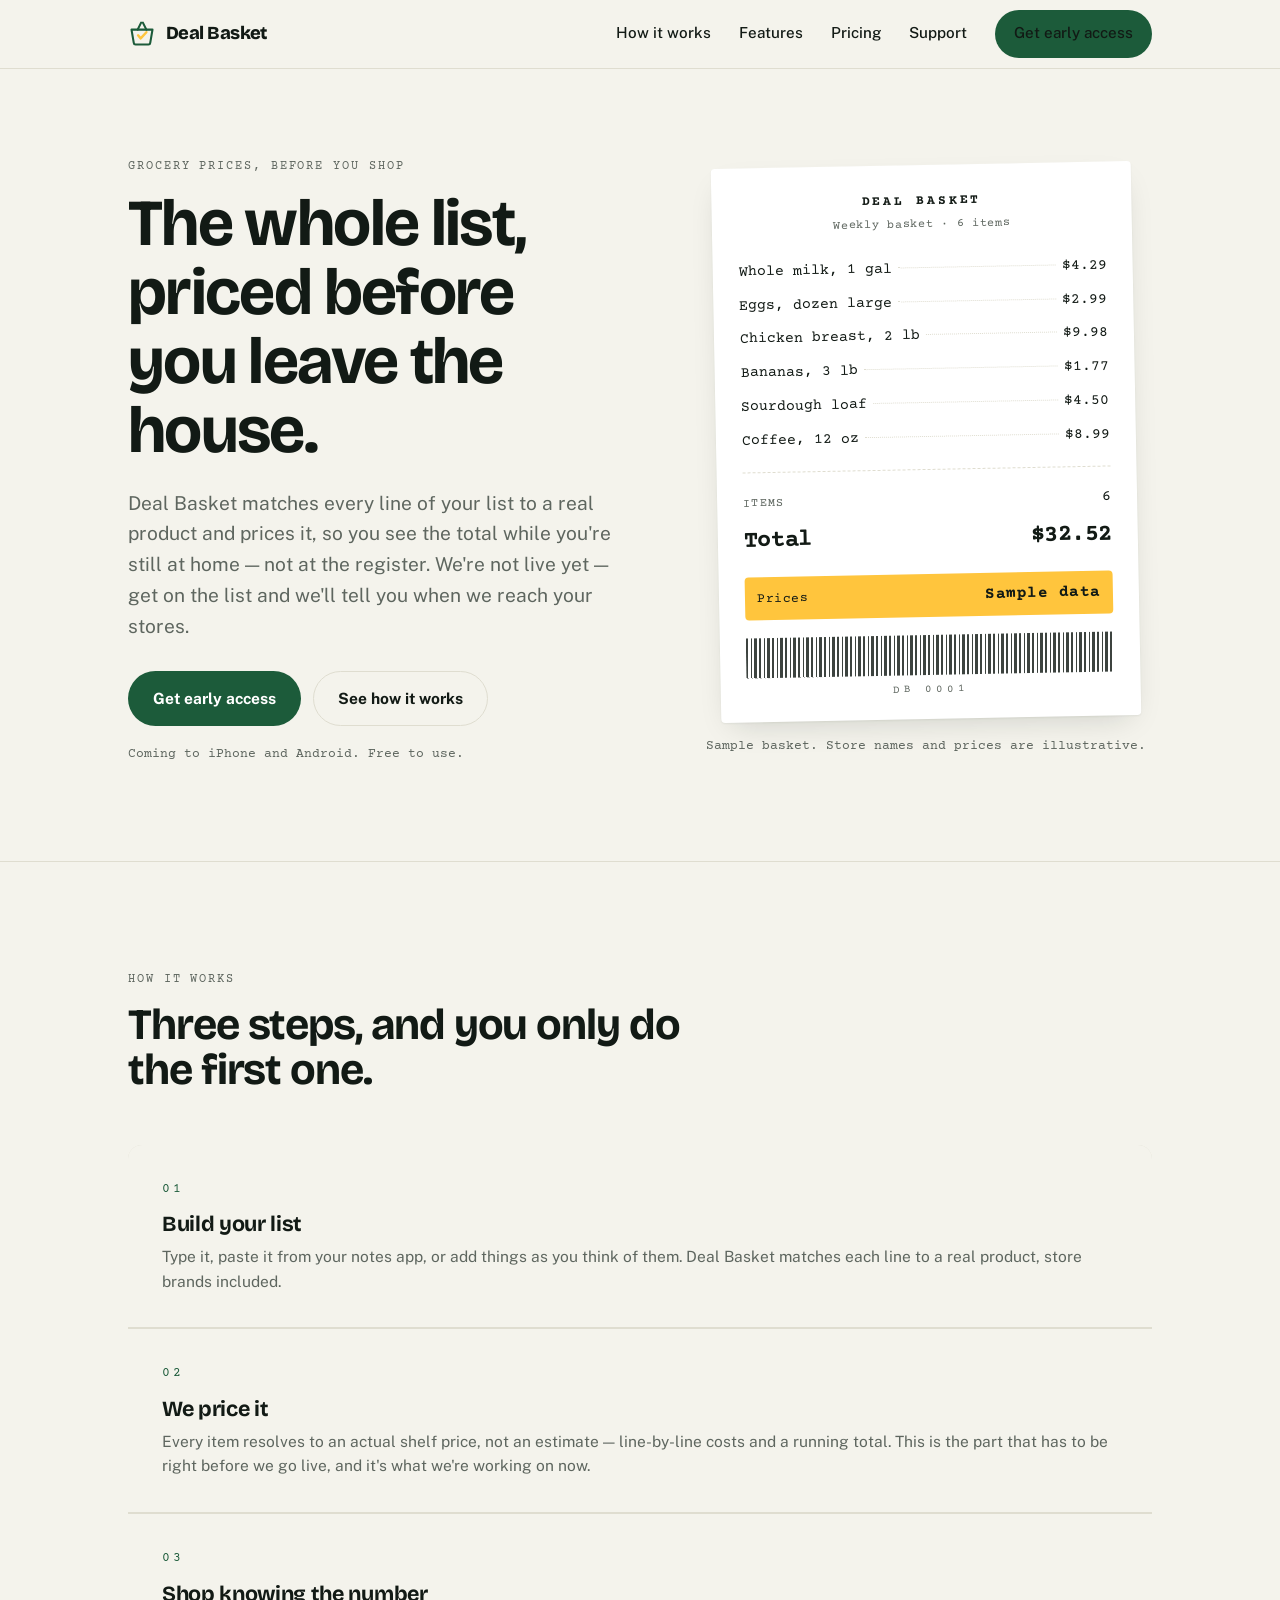
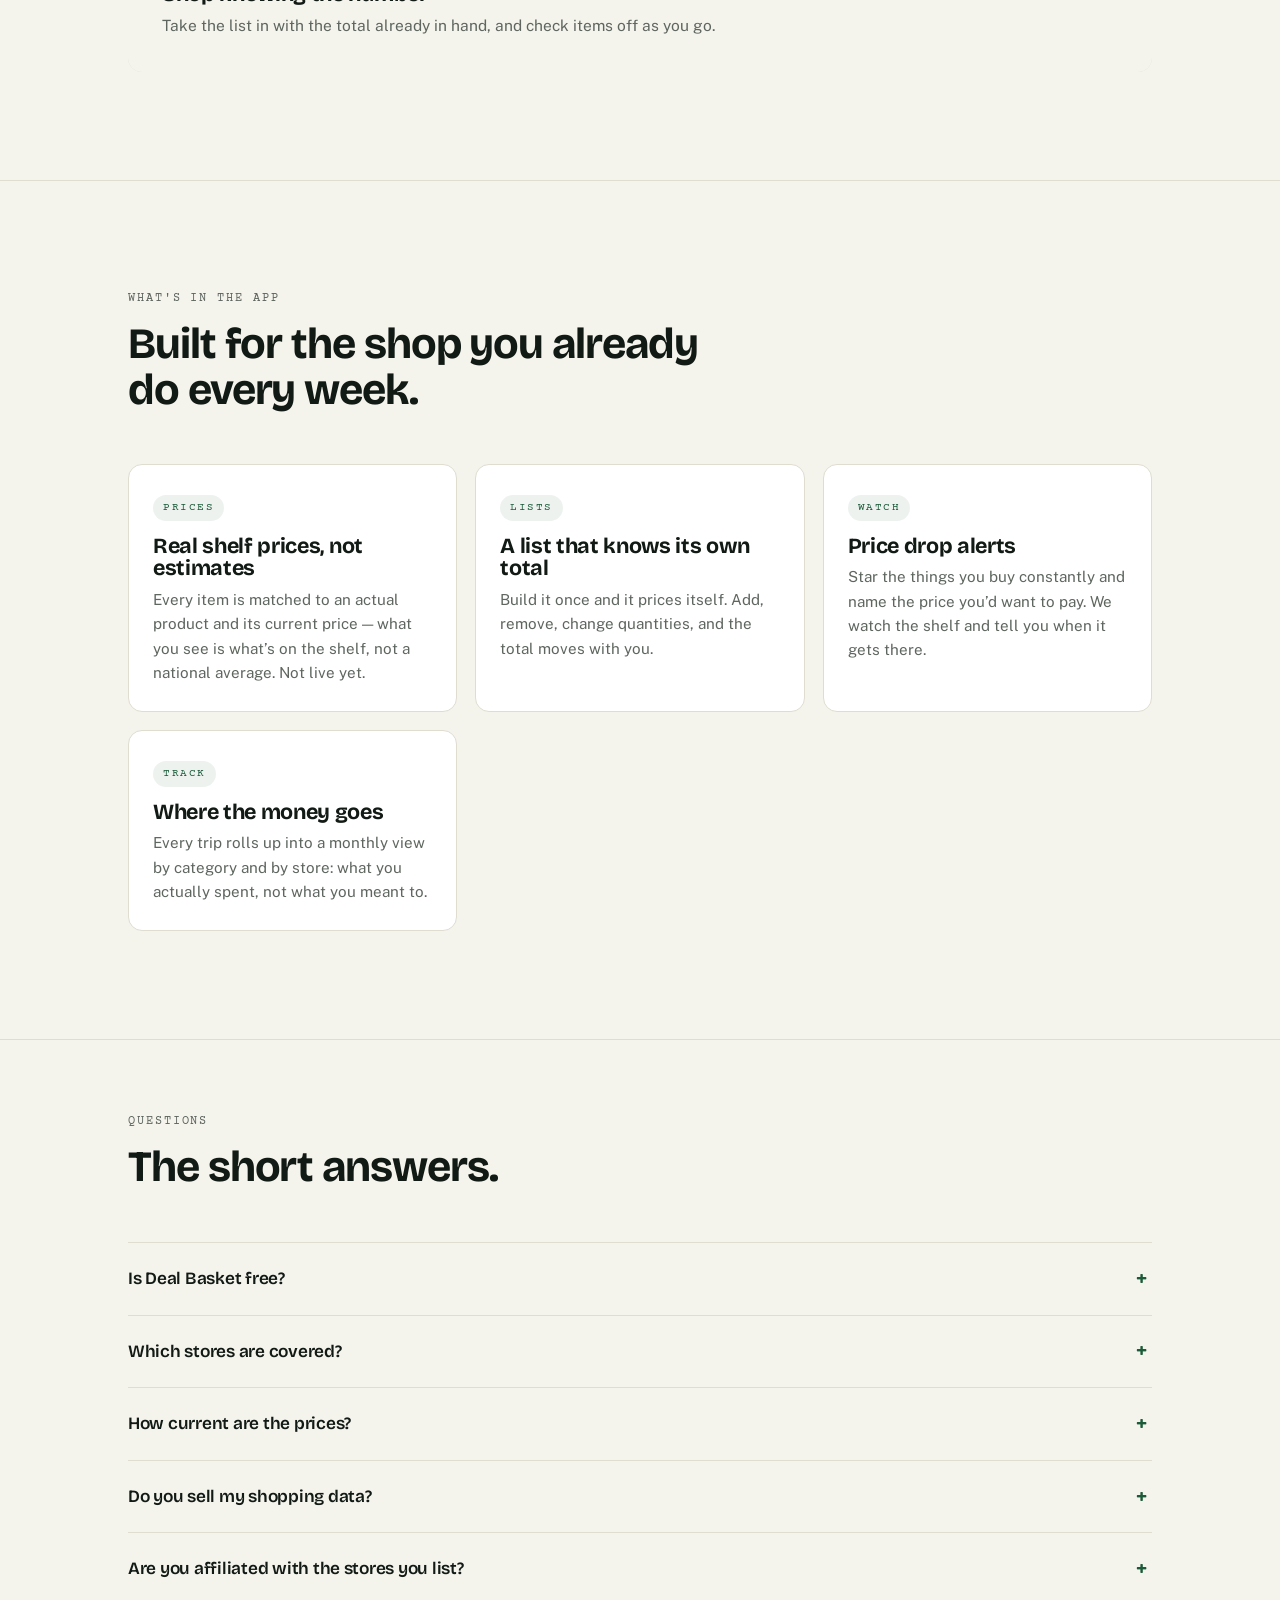
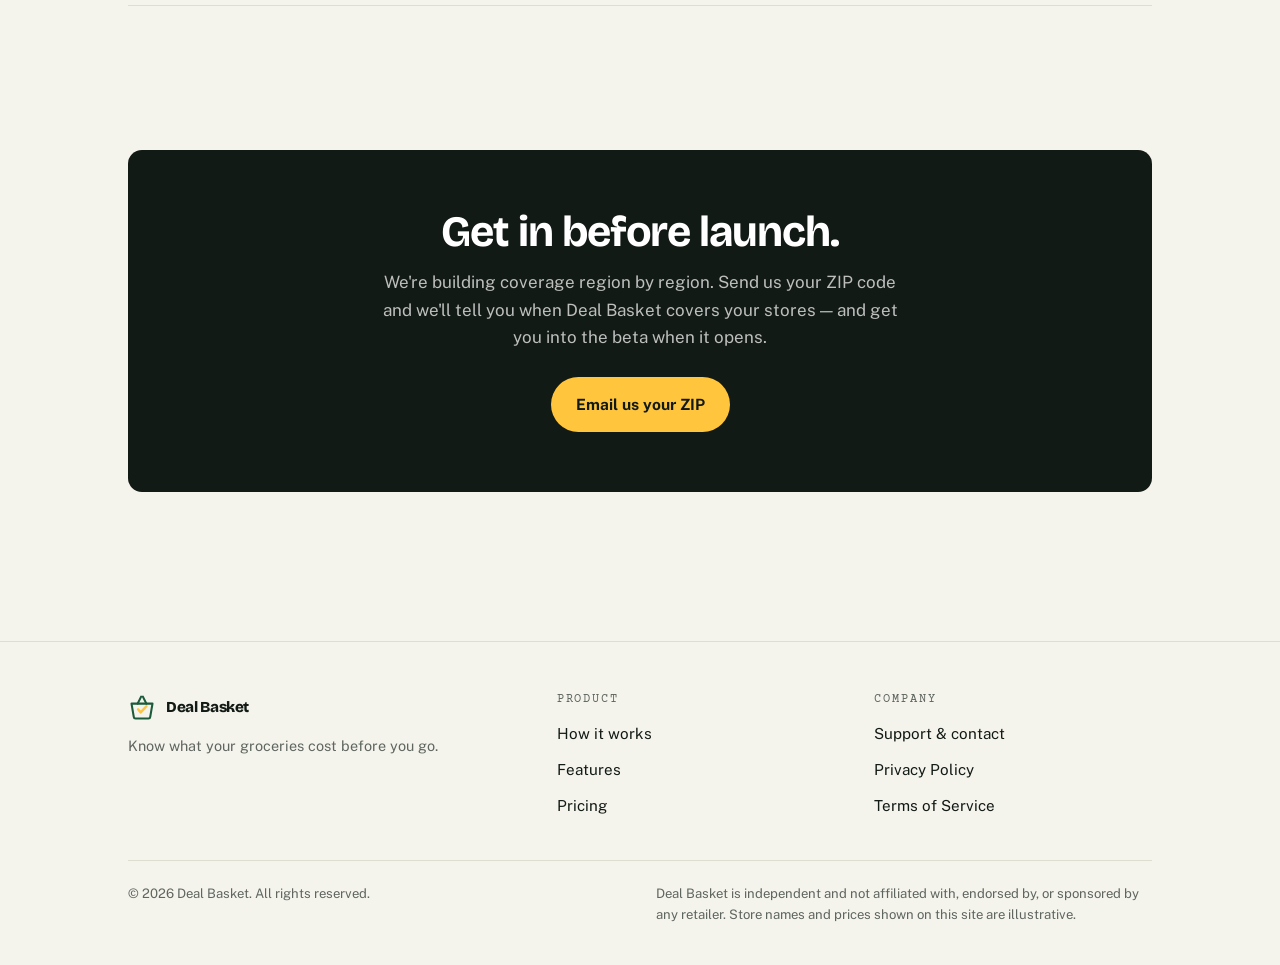
<file: index.html>
<!DOCTYPE html>
<html lang="en">
<head>
<meta charset="utf-8">
<meta name="viewport" content="width=device-width, initial-scale=1">
<title>Deal Basket — Know what your groceries cost before you go</title>
<meta name="description" content="Deal Basket is building a grocery app that prices your whole list before you leave the house. We're not live yet — send us your ZIP and we'll tell you when we cover your stores. Free.">
<link rel="canonical" href="https://dealbasket.app/">
<meta name="theme-color" content="#1C5B3A">

<!-- Social preview -->
<meta property="og:type" content="website">
<meta property="og:url" content="https://dealbasket.app/">
<meta property="og:site_name" content="Deal Basket">
<meta property="og:title" content="Deal Basket — Know what your groceries cost before you go">
<meta property="og:description" content="Build your list. See the total before you go. In development — not live yet.">
<meta property="og:image" content="https://dealbasket.app/social-preview.png">
<meta name="twitter:card" content="summary_large_image">
<meta name="twitter:title" content="Deal Basket — Know what your groceries cost before you go">
<meta name="twitter:description" content="Your grocery list, priced before you shop. In development — not live yet.">
<meta name="twitter:image" content="https://dealbasket.app/social-preview.png">

<link rel="icon" href="favicon.svg" type="image/svg+xml">
<link rel="preconnect" href="https://fonts.googleapis.com">
<link rel="preconnect" href="https://fonts.gstatic.com" crossorigin>
<link href="https://fonts.googleapis.com/css2?family=Bricolage+Grotesque:opsz,wght@12..96,600;12..96,700;12..96,800&family=Courier+Prime:wght@400;700&family=Public+Sans:wght@400;500;700&display=swap" rel="stylesheet">
<link rel="stylesheet" href="style.css">
</head>
<body>
<a class="skip" href="#main">Skip to content</a>

<header class="site-header">
  <div class="wrap header-inner">
    <a class="brand" href="index.html">
      <svg viewBox="0 0 32 32" aria-hidden="true">
        <path d="M4 11h24l-2.6 15.2a2 2 0 0 1-2 1.8H8.6a2 2 0 0 1-2-1.8L4 11Z" fill="none" stroke="#1C5B3A" stroke-width="2.4" stroke-linejoin="round"/>
        <path d="M11 11 15 3M21 11l-4-8" fill="none" stroke="#1C5B3A" stroke-width="2.4" stroke-linecap="round"/>
        <path d="M11.5 17.5 14.5 21l6.5-7" fill="none" stroke="#FFC53D" stroke-width="2.8" stroke-linecap="round" stroke-linejoin="round"/>
      </svg>
      Deal Basket
    </a>

    <button class="nav-toggle" id="navToggle" aria-expanded="false" aria-controls="nav">Menu</button>

    <nav class="nav" id="nav" aria-label="Main">
      <a href="#how">How it works</a>
      <a href="#features">Features</a>
      <a href="pricing.html">Pricing</a>
      <a href="contact.html">Support</a>
      <a class="btn btn-primary" href="#early">Get early access</a>
    </nav>
  </div>
</header>

<main id="main">

  <!-- ============================ HERO ============================ -->
  <section class="hero wrap">
    <div class="hero-grid">
      <div>
        <p class="eyebrow">Grocery prices, before you shop</p>
        <h1>The whole list, priced before you leave the house.</h1>
        <p class="lede">Deal Basket matches every line of your list to a real product and prices it, so you see the total while you're still at home — not at the register. We're not live yet — get on the list and we'll tell you when we reach your stores.</p>
        <div class="hero-actions">
          <a class="btn btn-primary" href="#early">Get early access</a>
          <a class="btn btn-ghost" href="#how">See how it works</a>
        </div>
        <p class="hero-note">Coming to iPhone and Android. Free to use.</p>
      </div>

      <!-- Signature element: a working receipt -->
      <div>
        <div class="receipt" id="receipt">
          <div class="receipt-head">
            <strong>Deal Basket</strong>
            <span>Weekly basket &middot; 6 items</span>
          </div>

          <div id="lines" aria-live="polite"></div>

          <hr class="perf">

          <div class="total-line"><span class="label">Items</span><span id="count">6</span></div>
          <div class="total-line grand"><span>Total</span><span class="amount" id="total">$27.01</span></div>

          <!-- This tile states what the receipt's own caption states: these figures are a sample.
               A freshness or timestamp claim here would be describing invented numbers. Do not add
               one back without checking there is something behind it. -->
          <div class="saved">
            <span id="savedLabel">Prices</span>
            <strong id="saved">Sample data</strong>
          </div>

          <div class="barcode" aria-hidden="true"></div>
          <p class="barcode-num" aria-hidden="true">DB 0001</p>
        </div>
        <p class="hero-note" style="text-align:center">Sample basket. Store names and prices are illustrative.</p>
      </div>
    </div>
  </section>

  <!-- ============================ HOW ============================ -->
  <section class="section rule-top" id="how">
    <div class="wrap">
      <div class="section-head">
        <p class="eyebrow">How it works</p>
        <h2>Three steps, and you only do the first one.</h2>
      </div>

      <div class="steps">
        <div class="step reveal">
          <span class="n">01</span>
          <h3>Build your list</h3>
          <p>Type it, paste it from your notes app, or add things as you think of them. Deal Basket matches each line to a real product, store brands included.</p>
        </div>
        <div class="step reveal">
          <span class="n">02</span>
          <h3>We price it</h3>
          <p>Every item resolves to an actual shelf price, not an estimate — line-by-line costs and a running total. This is the part that has to be right before we go live, and it's what we're working on now.</p>
        </div>
        <div class="step reveal">
          <span class="n">03</span>
          <h3>Shop knowing the number</h3>
          <p>Take the list in with the total already in hand, and check items off as you go.</p>
        </div>
      </div>
    </div>
  </section>

  <!-- ============================ FEATURES ============================ -->
  <section class="section rule-top" id="features">
    <div class="wrap">
      <div class="section-head">
        <p class="eyebrow">What's in the app</p>
        <h2>Built for the shop you already do every week.</h2>
      </div>

      <div class="features">
        <div class="feature reveal">
          <span class="chip">Prices</span>
          <h3>Real shelf prices, not estimates</h3>
          <p>Every item is matched to an actual product and its current price — what you see is what&rsquo;s on the shelf, not a national average. Not live yet.</p>
        </div>
        <div class="feature reveal">
          <span class="chip">Lists</span>
          <h3>A list that knows its own total</h3>
          <p>Build it once and it prices itself. Add, remove, change quantities, and the total moves with you.</p>
        </div>
        <div class="feature reveal">
          <span class="chip">Watch</span>
          <h3>Price drop alerts</h3>
          <p>Star the things you buy constantly and name the price you&rsquo;d want to pay. We watch the shelf and tell you when it gets there.</p>
        </div>
        <div class="feature reveal">
          <span class="chip">Track</span>
          <h3>Where the money goes</h3>
          <p>Every trip rolls up into a monthly view by category and by store: what you actually spent, not what you meant to.</p>
        </div>
      </div>
    </div>
  </section>


  <!-- ============================ FAQ ============================ -->
  <section class="section-tight rule-top">
    <div class="wrap">
      <div class="section-head">
        <p class="eyebrow">Questions</p>
        <h2>The short answers.</h2>
      </div>

      <div class="faq">
        <details>
          <summary>Is Deal Basket free?</summary>
          <p>Yes — all of it, with no card to enter. There are no paid plans on sale today; see <a href="pricing.html">pricing</a>. Worth saying plainly: we're not live yet, so the app has no store prices in it right now. Lists, pricing and alerts arrive when we go live.</p>
        </details>
        <details>
          <summary>Which stores are covered?</summary>
          <p>None, today. We ran on a single chain in the Longview, Texas area and have paused while we work on wider coverage. We would rather say that than imply a coverage map we do not have. Send us your ZIP and we'll tell you when we cover your stores.</p>
        </details>
        <details>
          <summary>How current are the prices?</summary>
          <p>There are no prices in the app right now — we're not live yet. When we launch, every basket carries the timestamp of the data behind it, so you always know how fresh the number is.</p>
        </details>
        <details>
          <summary>Do you sell my shopping data?</summary>
          <p>No. We don't sell or rent personal information. What we collect and why is written out in plain language in the <a href="privacy.html">Privacy Policy</a>.</p>
        </details>
        <details>
          <summary>Are you affiliated with the stores you list?</summary>
          <p>No. Deal Basket is independent. We're not sponsored by any retailer, and store rankings are based on price, not on who pays us.</p>
        </details>
      </div>
    </div>
  </section>

  <!-- ============================ CTA ============================ -->
  <section class="section-tight" id="early">
    <div class="wrap">
      <div class="cta-band reveal">
        <h2>Get in before launch.</h2>
        <p>We're building coverage region by region. Send us your ZIP code and we'll tell you when Deal Basket covers your stores — and get you into the beta when it opens.</p>
        <a class="btn btn-light" href="mailto:hello@dealbasket.app?subject=Early%20access&amp;body=My%20ZIP%20code%20is%3A%20">Email us your ZIP</a>
      </div>
    </div>
  </section>

</main>

<footer class="site-footer">
  <div class="wrap">
    <div class="footer-grid">
      <div>
        <a class="brand" href="index.html" style="margin-bottom:12px">
          <svg viewBox="0 0 32 32" aria-hidden="true">
            <path d="M4 11h24l-2.6 15.2a2 2 0 0 1-2 1.8H8.6a2 2 0 0 1-2-1.8L4 11Z" fill="none" stroke="#1C5B3A" stroke-width="2.4" stroke-linejoin="round"/>
            <path d="M11 11 15 3M21 11l-4-8" fill="none" stroke="#1C5B3A" stroke-width="2.4" stroke-linecap="round"/>
            <path d="M11.5 17.5 14.5 21l6.5-7" fill="none" stroke="#FFC53D" stroke-width="2.8" stroke-linecap="round" stroke-linejoin="round"/>
          </svg>
          Deal Basket
        </a>
        <p class="disclaimer" style="font-size:.9rem;color:var(--muted)">Know what your groceries cost before you go.</p>
      </div>
      <div>
        <h4>Product</h4>
        <ul>
          <li><a href="index.html#how">How it works</a></li>
          <li><a href="index.html#features">Features</a></li>
          <li><a href="pricing.html">Pricing</a></li>
        </ul>
      </div>
      <div>
        <h4>Company</h4>
        <ul>
          <li><a href="contact.html">Support &amp; contact</a></li>
          <li><a href="privacy.html">Privacy Policy</a></li>
          <li><a href="terms.html">Terms of Service</a></li>
        </ul>
      </div>
    </div>
    <div class="footer-bottom">
      <p>&copy; <span id="year">2026</span> Deal Basket. All rights reserved.</p>
      <p class="disclaimer">Deal Basket is independent and not affiliated with, endorsed by, or sponsored by any retailer. Store names and prices shown on this site are illustrative.</p>
    </div>
  </div>
</footer>

<script>
(function () {
  "use strict";

  /* ---------- Nav ---------- */
  var toggle = document.getElementById("navToggle");
  var nav = document.getElementById("nav");
  if (toggle && nav) {
    toggle.addEventListener("click", function () {
      var open = nav.classList.toggle("open");
      toggle.setAttribute("aria-expanded", String(open));
      toggle.textContent = open ? "Close" : "Menu";
    });
    nav.addEventListener("click", function (e) {
      if (e.target.tagName === "A") {
        nav.classList.remove("open");
        toggle.setAttribute("aria-expanded", "false");
        toggle.textContent = "Menu";
      }
    });
  }

  document.getElementById("year").textContent = new Date().getFullYear();

  /* ---------- Receipt ---------- */
  /* ---------- Sample receipt ----------
     Rewritten 2026-08-25 with the rest of the page. This used to hold three invented stores, a
     per-item cheapest-of-three "smart basket" mode, and a "saved vs. priciest cart" figure — a
     working demo of a comparison the product cannot make with one retail chain. One list, one set
     of prices now. The savings calculator that lived below it is gone entirely: every input it had
     (a 17% spread, a 12% modelled rate) was a cross-store counterfactual, and there is no honest
     single-chain version of that number. Both come back when a second chain does. */
  var ITEMS = [
    { name: "Whole milk, 1 gal",    price: 4.29 },
    { name: "Eggs, dozen large",    price: 2.99 },
    { name: "Chicken breast, 2 lb", price: 9.98 },
    { name: "Bananas, 3 lb",        price: 1.77 },
    { name: "Sourdough loaf",       price: 4.50 },
    { name: "Coffee, 12 oz",        price: 8.99 }
  ];

  var linesEl = document.getElementById("lines");
  var totalEl = document.getElementById("total");
  var countEl = document.getElementById("count");

  function money(n) { return "$" + n.toFixed(2); }

  if (linesEl && totalEl) {
    var html = "";
    var total = 0;
    ITEMS.forEach(function (it) {
      total += it.price;
      html += '<div class="line"><span class="item">' + it.name + "</span>" +
              '<span class="dots"></span>' +
              '<span class="price">' + money(it.price) + "</span></div>";
    });
    linesEl.innerHTML = html;
    totalEl.textContent = money(total);
    if (countEl) countEl.textContent = String(ITEMS.length);
  }

  /* ---------- Scroll reveal ---------- */
  var reduced = window.matchMedia("(prefers-reduced-motion: reduce)").matches;
  var items = document.querySelectorAll(".reveal");
  if (reduced || !("IntersectionObserver" in window)) {
    items.forEach(function (el) { el.classList.add("shown"); });
  } else {
    var io = new IntersectionObserver(function (entries) {
      entries.forEach(function (entry) {
        if (entry.isIntersecting) {
          entry.target.classList.add("shown");
          io.unobserve(entry.target);
        }
      });
    }, { rootMargin: "0px 0px -60px 0px" });
    items.forEach(function (el) { io.observe(el); });
  }
})();
</script>
</body>
</html>
</file>
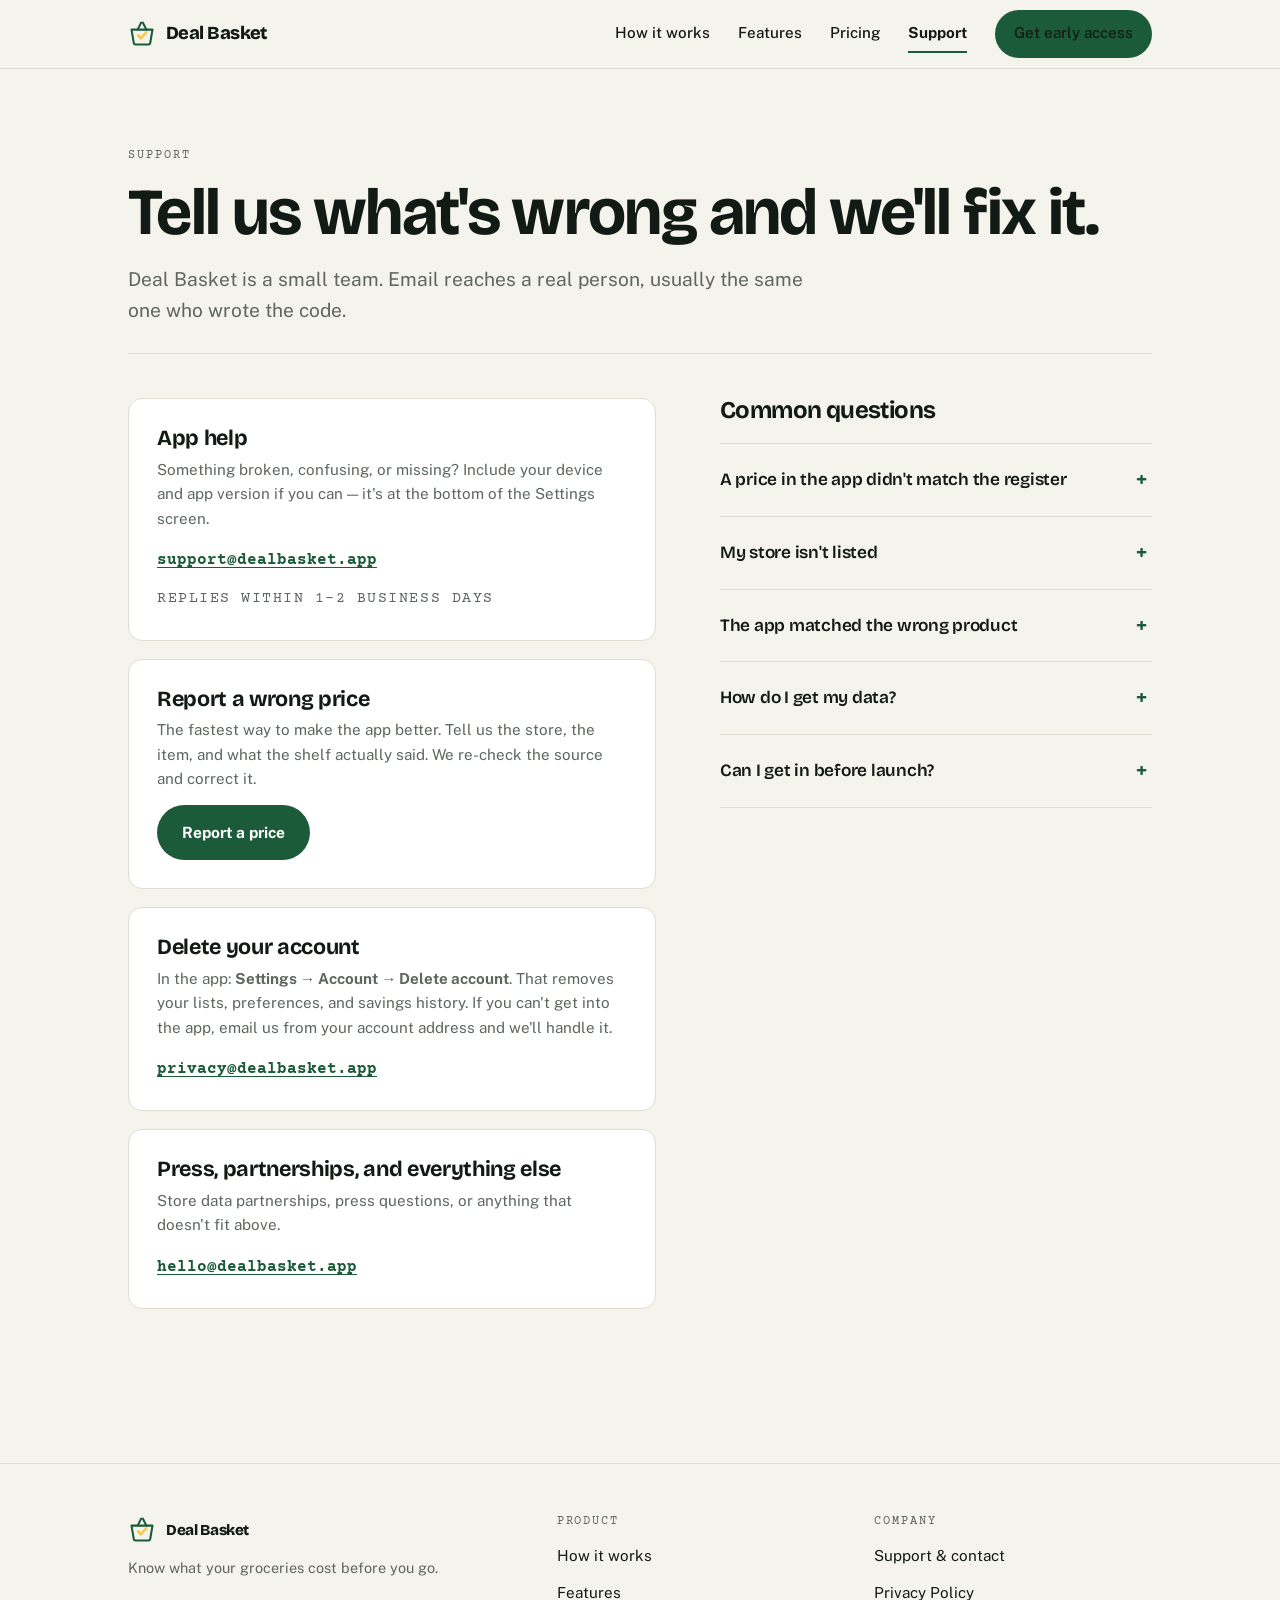
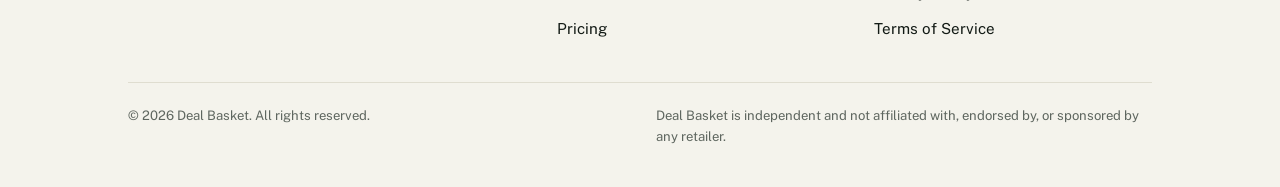
<file: contact.html>
<!DOCTYPE html>
<html lang="en">
<head>
<meta charset="utf-8">
<meta name="viewport" content="width=device-width, initial-scale=1">
<title>Support &amp; Contact — Deal Basket</title>
<meta name="description" content="Get help with Deal Basket, report a wrong price, or delete your account. We answer every email.">
<link rel="canonical" href="https://dealbasket.app/contact.html">
<meta name="theme-color" content="#1C5B3A">
<link rel="icon" href="favicon.svg" type="image/svg+xml">
<link rel="preconnect" href="https://fonts.googleapis.com">
<link rel="preconnect" href="https://fonts.gstatic.com" crossorigin>
<link href="https://fonts.googleapis.com/css2?family=Bricolage+Grotesque:opsz,wght@12..96,600;12..96,700;12..96,800&family=Courier+Prime:wght@400;700&family=Public+Sans:wght@400;500;700&display=swap" rel="stylesheet">
<link rel="stylesheet" href="style.css">
</head>
<body>
<a class="skip" href="#main">Skip to content</a>

<header class="site-header">
  <div class="wrap header-inner">
    <a class="brand" href="index.html">
      <svg viewBox="0 0 32 32" aria-hidden="true">
        <path d="M4 11h24l-2.6 15.2a2 2 0 0 1-2 1.8H8.6a2 2 0 0 1-2-1.8L4 11Z" fill="none" stroke="#1C5B3A" stroke-width="2.4" stroke-linejoin="round"/>
        <path d="M11 11 15 3M21 11l-4-8" fill="none" stroke="#1C5B3A" stroke-width="2.4" stroke-linecap="round"/>
        <path d="M11.5 17.5 14.5 21l6.5-7" fill="none" stroke="#FFC53D" stroke-width="2.8" stroke-linecap="round" stroke-linejoin="round"/>
      </svg>
      Deal Basket
    </a>
    <button class="nav-toggle" id="navToggle" aria-expanded="false" aria-controls="nav">Menu</button>
    <nav class="nav" id="nav" aria-label="Main">
      <a href="index.html#how">How it works</a>
      <a href="index.html#features">Features</a>
      <a href="pricing.html">Pricing</a>
      <a href="contact.html" aria-current="page">Support</a>
      <a class="btn btn-primary" href="index.html#early">Get early access</a>
    </nav>
  </div>
</header>

<main id="main" class="doc wrap">

  <div class="doc-head">
    <p class="eyebrow">Support</p>
    <h1>Tell us what's wrong and we'll fix it.</h1>
    <p class="lede" style="margin-top:16px">Deal Basket is a small team. Email reaches a real person, usually the same one who wrote the code.</p>
  </div>

  <div class="contact-grid">
    <div>
      <div class="contact-card">
        <h3>App help</h3>
        <p>Something broken, confusing, or missing? Include your device and app version if you can — it's at the bottom of the Settings screen.</p>
        <a class="email" href="mailto:support@dealbasket.app">support@dealbasket.app</a>
        <p class="response-time" style="margin-top:14px;margin-bottom:0">Replies within 1–2 business days</p>
      </div>

      <div class="contact-card">
        <h3>Report a wrong price</h3>
        <p>The fastest way to make the app better. Tell us the store, the item, and what the shelf actually said. We re-check the source and correct it.</p>
        <a class="btn btn-primary" href="mailto:support@dealbasket.app?subject=Wrong%20price%20report&amp;body=Store%3A%20%0AItem%3A%20%0APrice%20in%20the%20app%3A%20%0APrice%20on%20the%20shelf%3A%20%0ADate%20you%20saw%20it%3A%20">Report a price</a>
      </div>

      <div class="contact-card">
        <h3>Delete your account</h3>
        <p>In the app: <strong>Settings &rarr; Account &rarr; Delete account</strong>. That removes your lists, preferences, and savings history. If you can't get into the app, email us from your account address and we'll handle it.</p>
        <a class="email" href="mailto:privacy@dealbasket.app">privacy@dealbasket.app</a>
      </div>

      <div class="contact-card">
        <h3>Press, partnerships, and everything else</h3>
        <p>Store data partnerships, press questions, or anything that doesn't fit above.</p>
        <a class="email" href="mailto:hello@dealbasket.app">hello@dealbasket.app</a>
      </div>
    </div>

    <div>
      <h2 style="font-size:1.5rem;margin-bottom:20px">Common questions</h2>
      <div class="faq">
        <details>
          <summary>A price in the app didn't match the register</summary>
          <p>There are no prices in the app at the moment — we're not live yet. When we launch: retailers change prices between our refreshes, and regional pricing varies store to store, so the register price always wins. Send us the details and we'll correct the source.</p>
        </details>
        <details>
          <summary>My store isn't listed</summary>
          <p>Coverage rolls out by metro area. Email us your ZIP code and the store name and we'll tell you where it sits in the queue. Requests genuinely move stores up the list.</p>
        </details>
        <details>
          <summary>The app matched the wrong product</summary>
          <p>Store brands are the hardest part of the matching problem. Tap the item, choose <strong>Not this one</strong>, and pick the right product — your correction sticks for your account and helps us fix it for everyone.</p>
        </details>
        <details>
          <summary>How do I get my data?</summary>
          <p>Email <a href="mailto:privacy@dealbasket.app">privacy@dealbasket.app</a> from the address on your account and we'll send you a copy of what we hold. Details are in the <a href="privacy.html">Privacy Policy</a>.</p>
        </details>
        <details>
          <summary>Can I get in before launch?</summary>
          <p>Yes. Email <a href="mailto:hello@dealbasket.app?subject=Early%20access">hello@dealbasket.app</a> with your ZIP code and we'll get you into the beta when it opens in your area.</p>
        </details>
      </div>
    </div>
  </div>
</main>

<footer class="site-footer">
  <div class="wrap">
    <div class="footer-grid">
      <div>
        <a class="brand" href="index.html" style="margin-bottom:12px">
          <svg viewBox="0 0 32 32" aria-hidden="true">
            <path d="M4 11h24l-2.6 15.2a2 2 0 0 1-2 1.8H8.6a2 2 0 0 1-2-1.8L4 11Z" fill="none" stroke="#1C5B3A" stroke-width="2.4" stroke-linejoin="round"/>
            <path d="M11 11 15 3M21 11l-4-8" fill="none" stroke="#1C5B3A" stroke-width="2.4" stroke-linecap="round"/>
            <path d="M11.5 17.5 14.5 21l6.5-7" fill="none" stroke="#FFC53D" stroke-width="2.8" stroke-linecap="round" stroke-linejoin="round"/>
          </svg>
          Deal Basket
        </a>
        <p class="disclaimer" style="font-size:.9rem;color:var(--muted)">Know what your groceries cost before you go.</p>
      </div>
      <div>
        <h4>Product</h4>
        <ul>
          <li><a href="index.html#how">How it works</a></li>
          <li><a href="index.html#features">Features</a></li>
          <li><a href="pricing.html">Pricing</a></li>
        </ul>
      </div>
      <div>
        <h4>Company</h4>
        <ul>
          <li><a href="contact.html">Support &amp; contact</a></li>
          <li><a href="privacy.html">Privacy Policy</a></li>
          <li><a href="terms.html">Terms of Service</a></li>
        </ul>
      </div>
    </div>
    <div class="footer-bottom">
      <p>&copy; <span id="year">2026</span> Deal Basket. All rights reserved.</p>
      <p class="disclaimer">Deal Basket is independent and not affiliated with, endorsed by, or sponsored by any retailer.</p>
    </div>
  </div>
</footer>

<script>
(function () {
  var toggle = document.getElementById("navToggle");
  var nav = document.getElementById("nav");
  if (toggle && nav) {
    toggle.addEventListener("click", function () {
      var open = nav.classList.toggle("open");
      toggle.setAttribute("aria-expanded", String(open));
      toggle.textContent = open ? "Close" : "Menu";
    });
  }
  document.getElementById("year").textContent = new Date().getFullYear();
})();
</script>
</body>
</html>
</file>
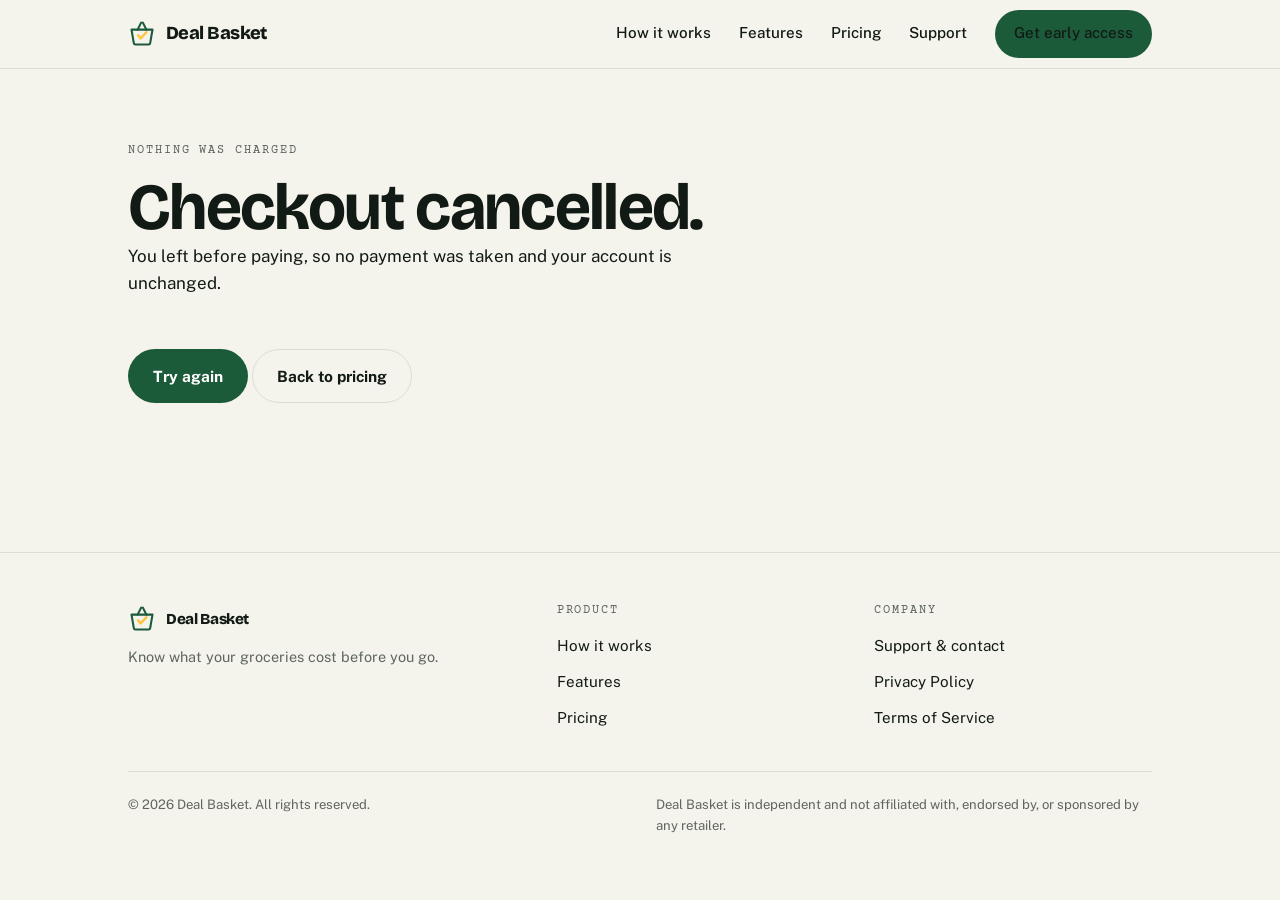
<file: premium-cancelled.html>
<!DOCTYPE html>
<html lang="en">
<head>
<meta charset="utf-8">
<meta name="viewport" content="width=device-width, initial-scale=1">
<title>Checkout cancelled — Deal Basket</title>
<meta name="description" content="Your Deal Basket checkout was cancelled and nothing was charged.">

<meta name="theme-color" content="#1C5B3A">
<meta property="og:type" content="website">
<meta property="og:url" content="https://dealbasket.app/pricing.html">
<meta property="og:title" content="Pricing — Deal Basket">
<meta property="og:description" content="Your Deal Basket checkout was cancelled and nothing was charged.">
<link rel="icon" href="favicon.svg" type="image/svg+xml">
<link rel="preconnect" href="https://fonts.googleapis.com">
<link rel="preconnect" href="https://fonts.gstatic.com" crossorigin>
<link href="https://fonts.googleapis.com/css2?family=Bricolage+Grotesque:opsz,wght@12..96,600;12..96,700;12..96,800&family=Courier+Prime:wght@400;700&family=Public+Sans:wght@400;500;700&display=swap" rel="stylesheet">
<meta name="robots" content="noindex">
<link rel="stylesheet" href="style.css">
</head>
<body>
<a class="skip" href="#main">Skip to content</a>

<header class="site-header">
  <div class="wrap header-inner">
    <a class="brand" href="index.html">
      <svg viewBox="0 0 32 32" aria-hidden="true">
        <path d="M4 11h24l-2.6 15.2a2 2 0 0 1-2 1.8H8.6a2 2 0 0 1-2-1.8L4 11Z" fill="none" stroke="#1C5B3A" stroke-width="2.4" stroke-linejoin="round"/>
        <path d="M11 11 15 3M21 11l-4-8" fill="none" stroke="#1C5B3A" stroke-width="2.4" stroke-linecap="round"/>
        <path d="M11.5 17.5 14.5 21l6.5-7" fill="none" stroke="#FFC53D" stroke-width="2.8" stroke-linecap="round" stroke-linejoin="round"/>
      </svg>
      Deal Basket
    </a>
    <button class="nav-toggle" id="navToggle" aria-expanded="false" aria-controls="nav">Menu</button>
    <nav class="nav" id="nav" aria-label="Main">
      <a href="index.html#how">How it works</a>
      <a href="index.html#features">Features</a>
      <a href="pricing.html">Pricing</a>
      <a href="contact.html">Support</a>
      <a class="btn btn-primary" href="index.html#early">Get early access</a>
    </nav>
  </div>
</header>

<main id="main">
  <div class="wrap">
    <section class="section-tight">
      <div class="section-head">
        <p class="eyebrow">Nothing was charged</p>
        <h1>Checkout cancelled.</h1>
        <p>You left before paying, so no payment was taken and your account is unchanged.</p>
      </div>
      <p><a class="btn btn-primary" href="premium.html">Try again</a> <a class="btn btn-ghost" href="pricing.html">Back to pricing</a></p>
    </section>
  </div>
</main>

<footer class="site-footer">
  <div class="wrap">
    <div class="footer-grid">
      <div>
        <a class="brand" href="index.html" style="margin-bottom:12px">
          <svg viewBox="0 0 32 32" aria-hidden="true">
            <path d="M4 11h24l-2.6 15.2a2 2 0 0 1-2 1.8H8.6a2 2 0 0 1-2-1.8L4 11Z" fill="none" stroke="#1C5B3A" stroke-width="2.4" stroke-linejoin="round"/>
            <path d="M11 11 15 3M21 11l-4-8" fill="none" stroke="#1C5B3A" stroke-width="2.4" stroke-linecap="round"/>
            <path d="M11.5 17.5 14.5 21l6.5-7" fill="none" stroke="#FFC53D" stroke-width="2.8" stroke-linecap="round" stroke-linejoin="round"/>
          </svg>
          Deal Basket
        </a>
        <p class="disclaimer" style="font-size:.9rem;color:var(--muted)">Know what your groceries cost before you go.</p>
      </div>
      <div>
        <h4>Product</h4>
        <ul>
          <li><a href="index.html#how">How it works</a></li>
          <li><a href="index.html#features">Features</a></li>
          <li><a href="pricing.html">Pricing</a></li>
        </ul>
      </div>
      <div>
        <h4>Company</h4>
        <ul>
          <li><a href="contact.html">Support &amp; contact</a></li>
          <li><a href="privacy.html">Privacy Policy</a></li>
          <li><a href="terms.html">Terms of Service</a></li>
        </ul>
      </div>
    </div>
    <div class="footer-bottom">
      <p>&copy; <span id="year">2026</span> Deal Basket. All rights reserved.</p>
      <p class="disclaimer">Deal Basket is independent and not affiliated with, endorsed by, or sponsored by any retailer.</p>
    </div>
  </div>
</footer>

<script>
(function () {
  "use strict";
  var toggle = document.getElementById("navToggle");
  var nav = document.getElementById("nav");
  if (toggle && nav) {
    toggle.addEventListener("click", function () {
      var open = nav.classList.toggle("open");
      toggle.setAttribute("aria-expanded", String(open));
      toggle.textContent = open ? "Close" : "Menu";
    });
  }
  document.getElementById("year").textContent = new Date().getFullYear();

  var PLANS = {
    premium:  { monthly: "$7.99",  annual: "$79",  monthlyNote: "Billed monthly, cancel any time", annualNote: "$6.58/month, billed annually" },
    platinum: { monthly: "$14.99", annual: "$149", monthlyNote: "Billed monthly, cancel any time", annualNote: "$12.42/month, billed annually" }
  };

  var btnM = document.getElementById("btnMonthly");
  var btnA = document.getElementById("btnAnnual");

  function setPeriod(period) {
    btnM.setAttribute("aria-pressed", String(period === "monthly"));
    btnA.setAttribute("aria-pressed", String(period === "annual"));

    Object.keys(PLANS).forEach(function (key) {
      var p = PLANS[key];
      var priceEl = document.querySelector('[data-price="' + key + '"]');
      var perEl = document.querySelector('[data-per="' + key + '"]');
      var billedEl = document.querySelector('[data-billed="' + key + '"]');
      if (period === "monthly") {
        priceEl.textContent = p.monthly;
        perEl.textContent = "/month";
        billedEl.textContent = p.monthlyNote;
      } else {
        priceEl.textContent = p.annual;
        perEl.textContent = "/year";
        billedEl.textContent = p.annualNote;
      }
    });
  }

  btnM.addEventListener("click", function () { setPeriod("monthly"); });
  btnA.addEventListener("click", function () { setPeriod("annual"); });
  setPeriod("annual");
})();
</script>
</body>

</html>
</file>
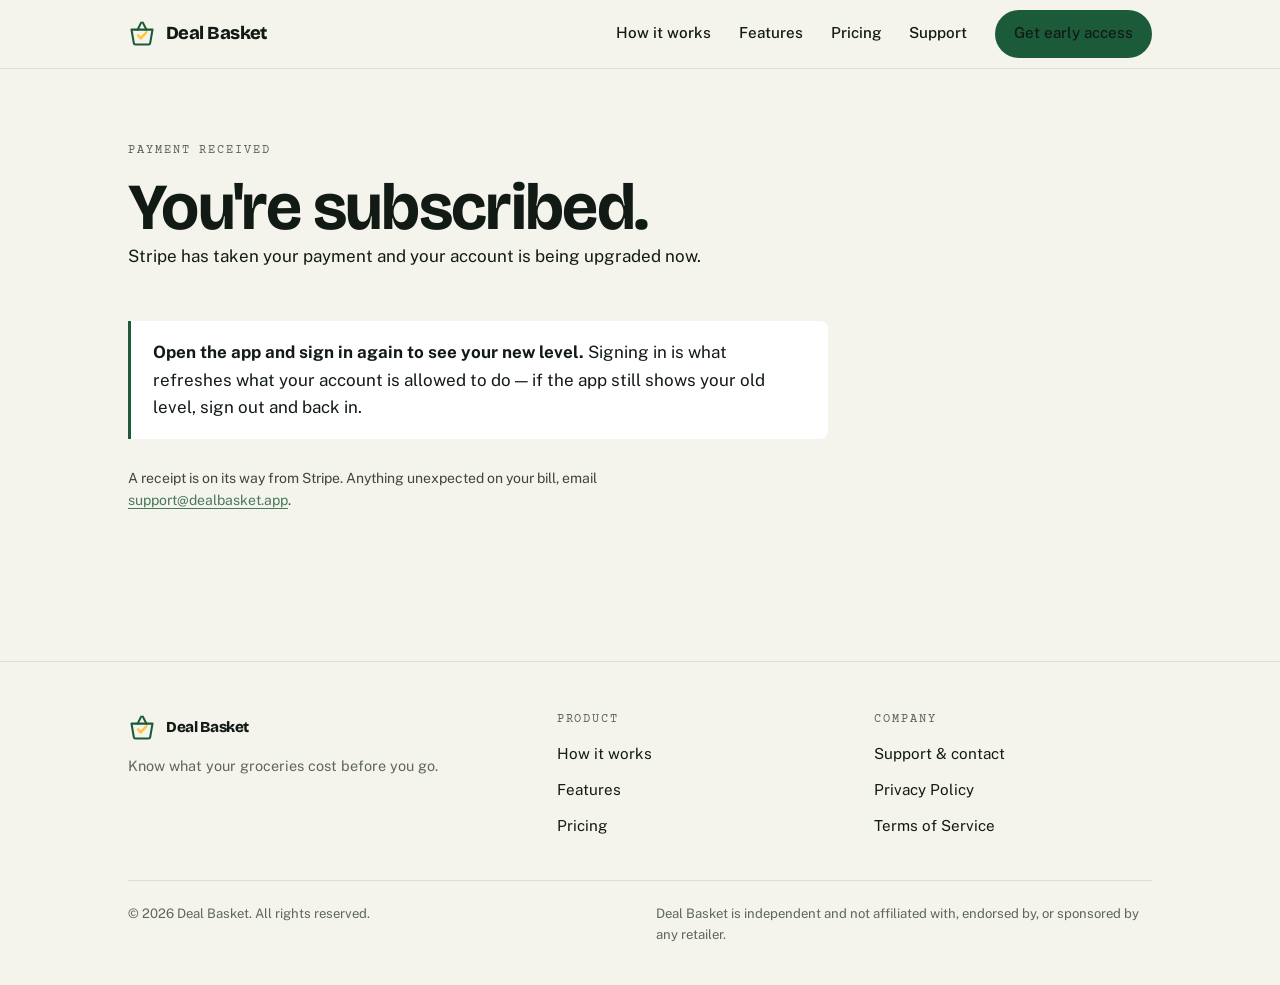
<file: premium-success.html>
<!DOCTYPE html>
<html lang="en">
<head>
<meta charset="utf-8">
<meta name="viewport" content="width=device-width, initial-scale=1">
<title>Subscribed — Deal Basket</title>
<meta name="description" content="Your Deal Basket subscription is active.">

<meta name="theme-color" content="#1C5B3A">
<meta property="og:type" content="website">
<meta property="og:url" content="https://dealbasket.app/pricing.html">
<meta property="og:title" content="Pricing — Deal Basket">
<meta property="og:description" content="Your Deal Basket subscription is active.">
<link rel="icon" href="favicon.svg" type="image/svg+xml">
<link rel="preconnect" href="https://fonts.googleapis.com">
<link rel="preconnect" href="https://fonts.gstatic.com" crossorigin>
<link href="https://fonts.googleapis.com/css2?family=Bricolage+Grotesque:opsz,wght@12..96,600;12..96,700;12..96,800&family=Courier+Prime:wght@400;700&family=Public+Sans:wght@400;500;700&display=swap" rel="stylesheet">
<meta name="robots" content="noindex">
<link rel="stylesheet" href="style.css">
</head>
<body>
<a class="skip" href="#main">Skip to content</a>

<header class="site-header">
  <div class="wrap header-inner">
    <a class="brand" href="index.html">
      <svg viewBox="0 0 32 32" aria-hidden="true">
        <path d="M4 11h24l-2.6 15.2a2 2 0 0 1-2 1.8H8.6a2 2 0 0 1-2-1.8L4 11Z" fill="none" stroke="#1C5B3A" stroke-width="2.4" stroke-linejoin="round"/>
        <path d="M11 11 15 3M21 11l-4-8" fill="none" stroke="#1C5B3A" stroke-width="2.4" stroke-linecap="round"/>
        <path d="M11.5 17.5 14.5 21l6.5-7" fill="none" stroke="#FFC53D" stroke-width="2.8" stroke-linecap="round" stroke-linejoin="round"/>
      </svg>
      Deal Basket
    </a>
    <button class="nav-toggle" id="navToggle" aria-expanded="false" aria-controls="nav">Menu</button>
    <nav class="nav" id="nav" aria-label="Main">
      <a href="index.html#how">How it works</a>
      <a href="index.html#features">Features</a>
      <a href="pricing.html">Pricing</a>
      <a href="contact.html">Support</a>
      <a class="btn btn-primary" href="index.html#early">Get early access</a>
    </nav>
  </div>
</header>

<main id="main">
  <div class="wrap">
    <section class="section-tight">
      <div class="section-head">
        <p class="eyebrow">Payment received</p>
        <h1>You're subscribed.</h1>
        <p>Stripe has taken your payment and your account is being upgraded now.</p>
      </div>
      <div class="callout" style="max-width:70ch">
        <p><strong>Open the app and sign in again to see your new level.</strong> Signing in is what refreshes what your account is allowed to do — if the app still shows your old level, sign out and back in.</p>
      </div>
      <p class="fine">A receipt is on its way from Stripe. Anything unexpected on your bill, email <a href="mailto:support@dealbasket.app">support@dealbasket.app</a>.</p>
    </section>
  </div>
</main>

<footer class="site-footer">
  <div class="wrap">
    <div class="footer-grid">
      <div>
        <a class="brand" href="index.html" style="margin-bottom:12px">
          <svg viewBox="0 0 32 32" aria-hidden="true">
            <path d="M4 11h24l-2.6 15.2a2 2 0 0 1-2 1.8H8.6a2 2 0 0 1-2-1.8L4 11Z" fill="none" stroke="#1C5B3A" stroke-width="2.4" stroke-linejoin="round"/>
            <path d="M11 11 15 3M21 11l-4-8" fill="none" stroke="#1C5B3A" stroke-width="2.4" stroke-linecap="round"/>
            <path d="M11.5 17.5 14.5 21l6.5-7" fill="none" stroke="#FFC53D" stroke-width="2.8" stroke-linecap="round" stroke-linejoin="round"/>
          </svg>
          Deal Basket
        </a>
        <p class="disclaimer" style="font-size:.9rem;color:var(--muted)">Know what your groceries cost before you go.</p>
      </div>
      <div>
        <h4>Product</h4>
        <ul>
          <li><a href="index.html#how">How it works</a></li>
          <li><a href="index.html#features">Features</a></li>
          <li><a href="pricing.html">Pricing</a></li>
        </ul>
      </div>
      <div>
        <h4>Company</h4>
        <ul>
          <li><a href="contact.html">Support &amp; contact</a></li>
          <li><a href="privacy.html">Privacy Policy</a></li>
          <li><a href="terms.html">Terms of Service</a></li>
        </ul>
      </div>
    </div>
    <div class="footer-bottom">
      <p>&copy; <span id="year">2026</span> Deal Basket. All rights reserved.</p>
      <p class="disclaimer">Deal Basket is independent and not affiliated with, endorsed by, or sponsored by any retailer.</p>
    </div>
  </div>
</footer>

<script>
(function () {
  "use strict";
  var toggle = document.getElementById("navToggle");
  var nav = document.getElementById("nav");
  if (toggle && nav) {
    toggle.addEventListener("click", function () {
      var open = nav.classList.toggle("open");
      toggle.setAttribute("aria-expanded", String(open));
      toggle.textContent = open ? "Close" : "Menu";
    });
  }
  document.getElementById("year").textContent = new Date().getFullYear();

  var PLANS = {
    premium:  { monthly: "$7.99",  annual: "$79",  monthlyNote: "Billed monthly, cancel any time", annualNote: "$6.58/month, billed annually" },
    platinum: { monthly: "$14.99", annual: "$149", monthlyNote: "Billed monthly, cancel any time", annualNote: "$12.42/month, billed annually" }
  };

  var btnM = document.getElementById("btnMonthly");
  var btnA = document.getElementById("btnAnnual");

  function setPeriod(period) {
    btnM.setAttribute("aria-pressed", String(period === "monthly"));
    btnA.setAttribute("aria-pressed", String(period === "annual"));

    Object.keys(PLANS).forEach(function (key) {
      var p = PLANS[key];
      var priceEl = document.querySelector('[data-price="' + key + '"]');
      var perEl = document.querySelector('[data-per="' + key + '"]');
      var billedEl = document.querySelector('[data-billed="' + key + '"]');
      if (period === "monthly") {
        priceEl.textContent = p.monthly;
        perEl.textContent = "/month";
        billedEl.textContent = p.monthlyNote;
      } else {
        priceEl.textContent = p.annual;
        perEl.textContent = "/year";
        billedEl.textContent = p.annualNote;
      }
    });
  }

  btnM.addEventListener("click", function () { setPeriod("monthly"); });
  btnA.addEventListener("click", function () { setPeriod("annual"); });
  setPeriod("annual");
})();
</script>
</body>

</html>
</file>
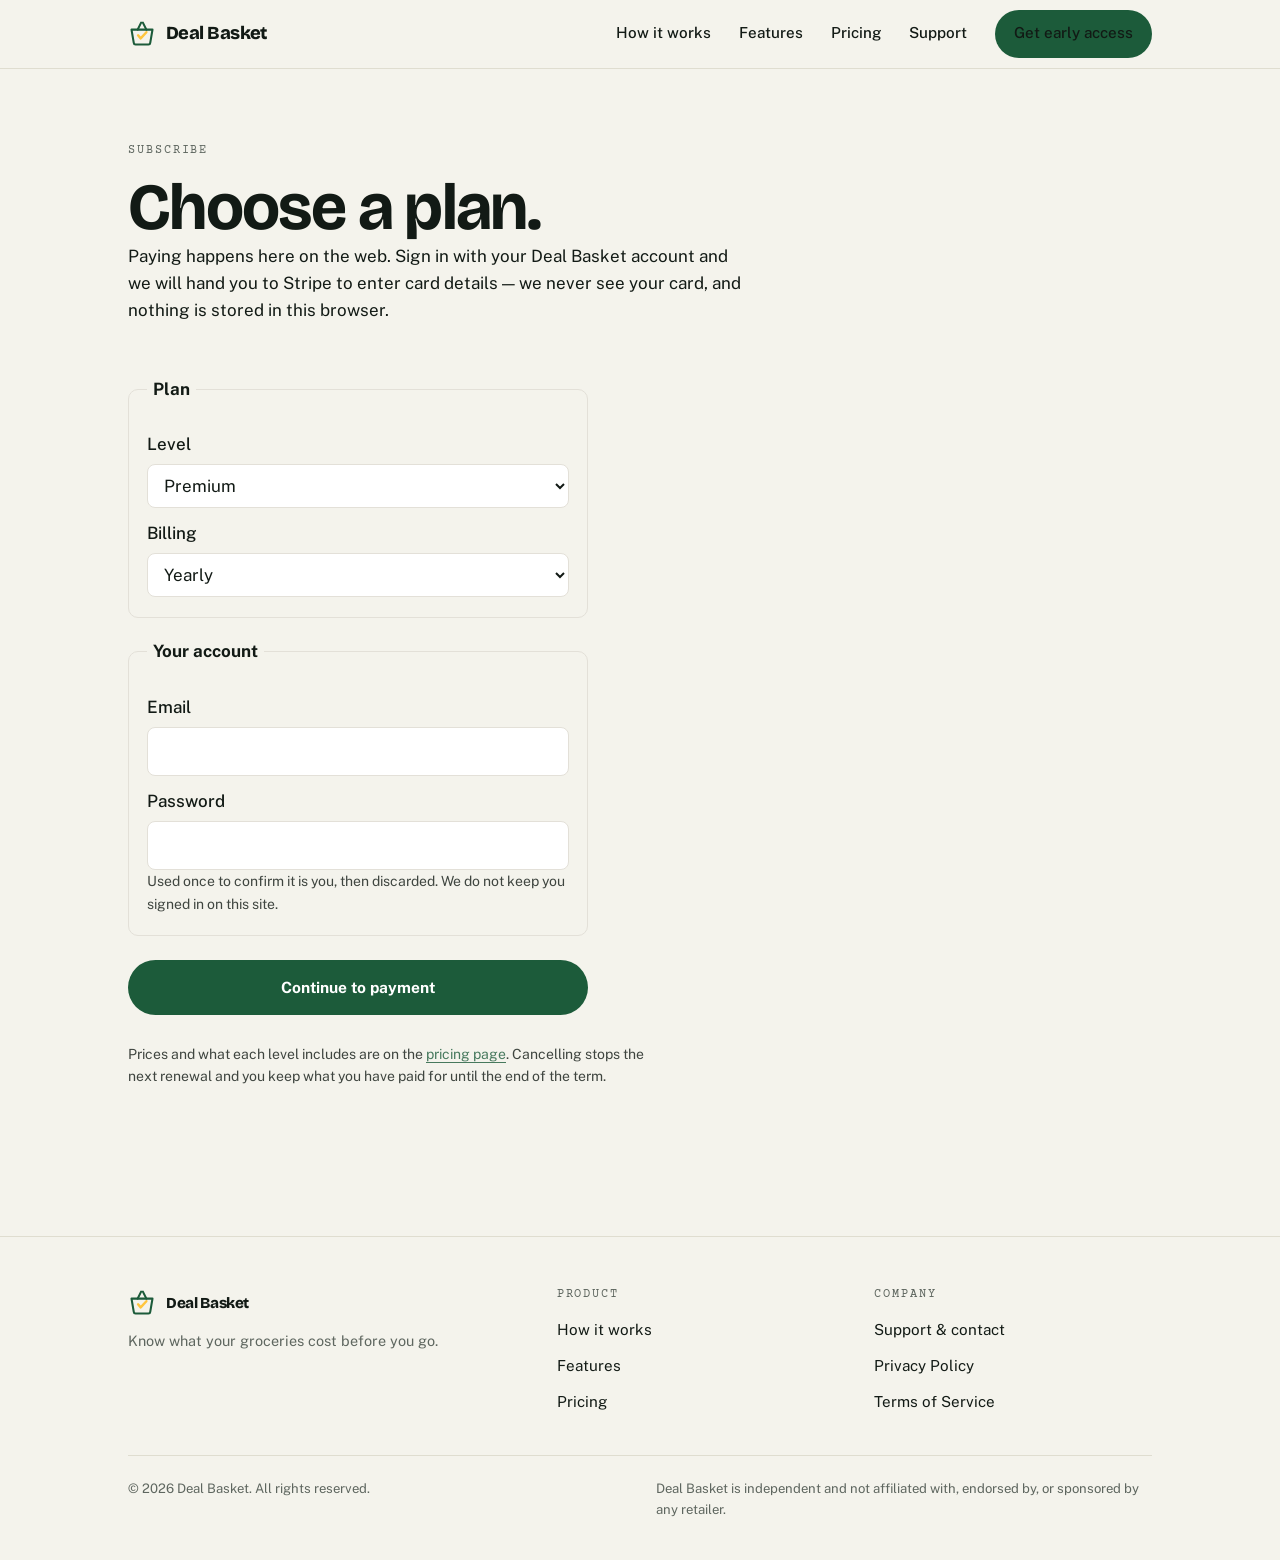
<file: premium.html>
<!DOCTYPE html>
<html lang="en">
<head>
<meta charset="utf-8">
<meta name="viewport" content="width=device-width, initial-scale=1">
<title>Subscribe — Deal Basket</title>
<meta name="description" content="Subscribe to Deal Basket Premium or Platinum. Payment is handled by Stripe.">

<meta name="theme-color" content="#1C5B3A">
<meta property="og:type" content="website">
<meta property="og:url" content="https://dealbasket.app/pricing.html">
<meta property="og:title" content="Pricing — Deal Basket">
<meta property="og:description" content="Subscribe to Deal Basket Premium or Platinum. Payment is handled by Stripe.">
<link rel="icon" href="favicon.svg" type="image/svg+xml">
<link rel="preconnect" href="https://fonts.googleapis.com">
<link rel="preconnect" href="https://fonts.gstatic.com" crossorigin>
<link href="https://fonts.googleapis.com/css2?family=Bricolage+Grotesque:opsz,wght@12..96,600;12..96,700;12..96,800&family=Courier+Prime:wght@400;700&family=Public+Sans:wght@400;500;700&display=swap" rel="stylesheet">
<meta name="robots" content="noindex">
<link rel="stylesheet" href="style.css">
</head>
<body>
<a class="skip" href="#main">Skip to content</a>

<header class="site-header">
  <div class="wrap header-inner">
    <a class="brand" href="index.html">
      <svg viewBox="0 0 32 32" aria-hidden="true">
        <path d="M4 11h24l-2.6 15.2a2 2 0 0 1-2 1.8H8.6a2 2 0 0 1-2-1.8L4 11Z" fill="none" stroke="#1C5B3A" stroke-width="2.4" stroke-linejoin="round"/>
        <path d="M11 11 15 3M21 11l-4-8" fill="none" stroke="#1C5B3A" stroke-width="2.4" stroke-linecap="round"/>
        <path d="M11.5 17.5 14.5 21l6.5-7" fill="none" stroke="#FFC53D" stroke-width="2.8" stroke-linecap="round" stroke-linejoin="round"/>
      </svg>
      Deal Basket
    </a>
    <button class="nav-toggle" id="navToggle" aria-expanded="false" aria-controls="nav">Menu</button>
    <nav class="nav" id="nav" aria-label="Main">
      <a href="index.html#how">How it works</a>
      <a href="index.html#features">Features</a>
      <a href="pricing.html">Pricing</a>
      <a href="contact.html">Support</a>
      <a class="btn btn-primary" href="index.html#early">Get early access</a>
    </nav>
  </div>
</header>

<main id="main">
  <div class="wrap">
    <section class="section-tight">
      <div class="section-head">
        <p class="eyebrow">Subscribe</p>
        <h1>Choose a plan.</h1>
        <p>Paying happens here on the web. Sign in with your Deal Basket account and we will hand you to Stripe to enter card details — we never see your card, and nothing is stored in this browser.</p>
      </div>

      <form id="checkoutForm" class="checkout" novalidate>
        <fieldset>
          <legend>Plan</legend>
          <label for="tier">Level</label>
          <select id="tier" name="tier" required>
            <option value="premium">Premium</option>
            <option value="platinum">Platinum</option>
          </select>

          <label for="period">Billing</label>
          <select id="period" name="period" required>
            <option value="annual">Yearly</option>
            <option value="monthly">Monthly</option>
          </select>
        </fieldset>

        <fieldset>
          <legend>Your account</legend>
          <label for="email">Email</label>
          <input id="email" name="email" type="email" autocomplete="email" required>

          <label for="password">Password</label>
          <input id="password" name="password" type="password" autocomplete="current-password" required>
          <p class="fine">Used once to confirm it is you, then discarded. We do not keep you signed in on this site.</p>
        </fieldset>

        <p id="checkoutError" class="error" role="alert" hidden></p>
        <button class="btn btn-primary" id="checkoutSubmit" type="submit">Continue to payment</button>
      </form>

      <p class="fine">Prices and what each level includes are on the <a href="pricing.html">pricing page</a>. Cancelling stops the next renewal and you keep what you have paid for until the end of the term.</p>
    </section>
  </div>
</main>

<footer class="site-footer">
  <div class="wrap">
    <div class="footer-grid">
      <div>
        <a class="brand" href="index.html" style="margin-bottom:12px">
          <svg viewBox="0 0 32 32" aria-hidden="true">
            <path d="M4 11h24l-2.6 15.2a2 2 0 0 1-2 1.8H8.6a2 2 0 0 1-2-1.8L4 11Z" fill="none" stroke="#1C5B3A" stroke-width="2.4" stroke-linejoin="round"/>
            <path d="M11 11 15 3M21 11l-4-8" fill="none" stroke="#1C5B3A" stroke-width="2.4" stroke-linecap="round"/>
            <path d="M11.5 17.5 14.5 21l6.5-7" fill="none" stroke="#FFC53D" stroke-width="2.8" stroke-linecap="round" stroke-linejoin="round"/>
          </svg>
          Deal Basket
        </a>
        <p class="disclaimer" style="font-size:.9rem;color:var(--muted)">Know what your groceries cost before you go.</p>
      </div>
      <div>
        <h4>Product</h4>
        <ul>
          <li><a href="index.html#how">How it works</a></li>
          <li><a href="index.html#features">Features</a></li>
          <li><a href="pricing.html">Pricing</a></li>
        </ul>
      </div>
      <div>
        <h4>Company</h4>
        <ul>
          <li><a href="contact.html">Support &amp; contact</a></li>
          <li><a href="privacy.html">Privacy Policy</a></li>
          <li><a href="terms.html">Terms of Service</a></li>
        </ul>
      </div>
    </div>
    <div class="footer-bottom">
      <p>&copy; <span id="year">2026</span> Deal Basket. All rights reserved.</p>
      <p class="disclaimer">Deal Basket is independent and not affiliated with, endorsed by, or sponsored by any retailer.</p>
    </div>
  </div>
</footer>

<script>
(function () {
  "use strict";
  var toggle = document.getElementById("navToggle");
  var nav = document.getElementById("nav");
  if (toggle && nav) {
    toggle.addEventListener("click", function () {
      var open = nav.classList.toggle("open");
      toggle.setAttribute("aria-expanded", String(open));
      toggle.textContent = open ? "Close" : "Menu";
    });
  }
  document.getElementById("year").textContent = new Date().getFullYear();

  var PLANS = {
    premium:  { monthly: "$7.99",  annual: "$79",  monthlyNote: "Billed monthly, cancel any time", annualNote: "$6.58/month, billed annually" },
    platinum: { monthly: "$14.99", annual: "$149", monthlyNote: "Billed monthly, cancel any time", annualNote: "$12.42/month, billed annually" }
  };

  var btnM = document.getElementById("btnMonthly");
  var btnA = document.getElementById("btnAnnual");

  function setPeriod(period) {
    btnM.setAttribute("aria-pressed", String(period === "monthly"));
    btnA.setAttribute("aria-pressed", String(period === "annual"));

    Object.keys(PLANS).forEach(function (key) {
      var p = PLANS[key];
      var priceEl = document.querySelector('[data-price="' + key + '"]');
      var perEl = document.querySelector('[data-per="' + key + '"]');
      var billedEl = document.querySelector('[data-billed="' + key + '"]');
      if (period === "monthly") {
        priceEl.textContent = p.monthly;
        perEl.textContent = "/month";
        billedEl.textContent = p.monthlyNote;
      } else {
        priceEl.textContent = p.annual;
        perEl.textContent = "/year";
        billedEl.textContent = p.annualNote;
      }
    });
  }

  btnM.addEventListener("click", function () { setPeriod("monthly"); });
  btnA.addEventListener("click", function () { setPeriod("annual"); });
  setPeriod("annual");
})();
</script>
</body>

<script>
(function () {
  "use strict";
  // The API origin. dealbasket.app is static hosting with no server of its own, so this page talks
  // to the API directly, and the API allows exactly this origin through CORS (apps/api/src/main.ts).
  //
  // Railway's generated hostname rather than api.dealbasket.app: that subdomain does not exist
  // yet. When it is set up this becomes a one-line change here — and nothing else, because this
  // is the only place the website names the API.
  var API = "https://grocery-appapi-production.up.railway.app/v1";

  // ?tier=premium / ?tier=platinum preselects a plan. Ignored if it names anything else — a query
  // string is user-editable, and the server validates the tier regardless.
  //
  // NOTE (2026-08-25): the pricing page NO LONGER LINKS HERE. Premium and Platinum were taken off
  // the public page until there is a second retail chain, because the multi-store comparison they
  // are sold on top of cannot be true with one. This page stays live, works, and is reachable by
  // direct URL — it is unlinked, not retired, and the checkout it drives is unchanged. So arriving
  // with no ?tier is now the NORMAL case rather than the odd one, and the form's own default
  // selection is what carries it.
  var requested = new URLSearchParams(window.location.search).get("tier");
  if (requested === "premium" || requested === "platinum") {
    var tierField = document.getElementById("tier");
    if (tierField) tierField.value = requested;
  }

  var form = document.getElementById("checkoutForm");
  var errorEl = document.getElementById("checkoutError");
  var submit = document.getElementById("checkoutSubmit");
  if (!form) return;

  form.addEventListener("submit", function (event) {
    event.preventDefault();
    errorEl.hidden = true;
    submit.disabled = true;
    submit.textContent = "Starting checkout…";

    var payload = {
      email: document.getElementById("email").value.trim(),
      password: document.getElementById("password").value,
      tier: document.getElementById("tier").value,
      billing_period: document.getElementById("period").value
    };

    fetch(API + "/premium/checkout-session", {
      method: "POST",
      headers: { "Content-Type": "application/json" },
      body: JSON.stringify(payload)
    })
      .then(function (res) {
        return res.json().then(function (body) { return { ok: res.ok, status: res.status, body: body }; });
      })
      .then(function (result) {
        if (result.ok && result.body && result.body.url) {
          // Nothing about the sign-in is kept: no token is issued to this page and the password
          // never leaves this function. The next thing that happens is Stripe.
          window.location.href = result.body.url;
          return;
        }
        var message = "Something went wrong. Please try again.";
        if (result.status === 401) message = "That email and password did not match an account.";
        else if (result.status === 409) message = "You already have an active subscription.";
        else if (result.status === 429) message = "Too many attempts. Please wait a minute and try again.";
        else if (result.body && result.body.message) message = result.body.message;
        errorEl.textContent = message;
        errorEl.hidden = false;
      })
      .catch(function () {
        errorEl.textContent = "Could not reach Deal Basket. Check your connection and try again.";
        errorEl.hidden = false;
      })
      .finally(function () {
        submit.disabled = false;
        submit.textContent = "Continue to payment";
      });
  });
})();
</script>
</html>
</file>
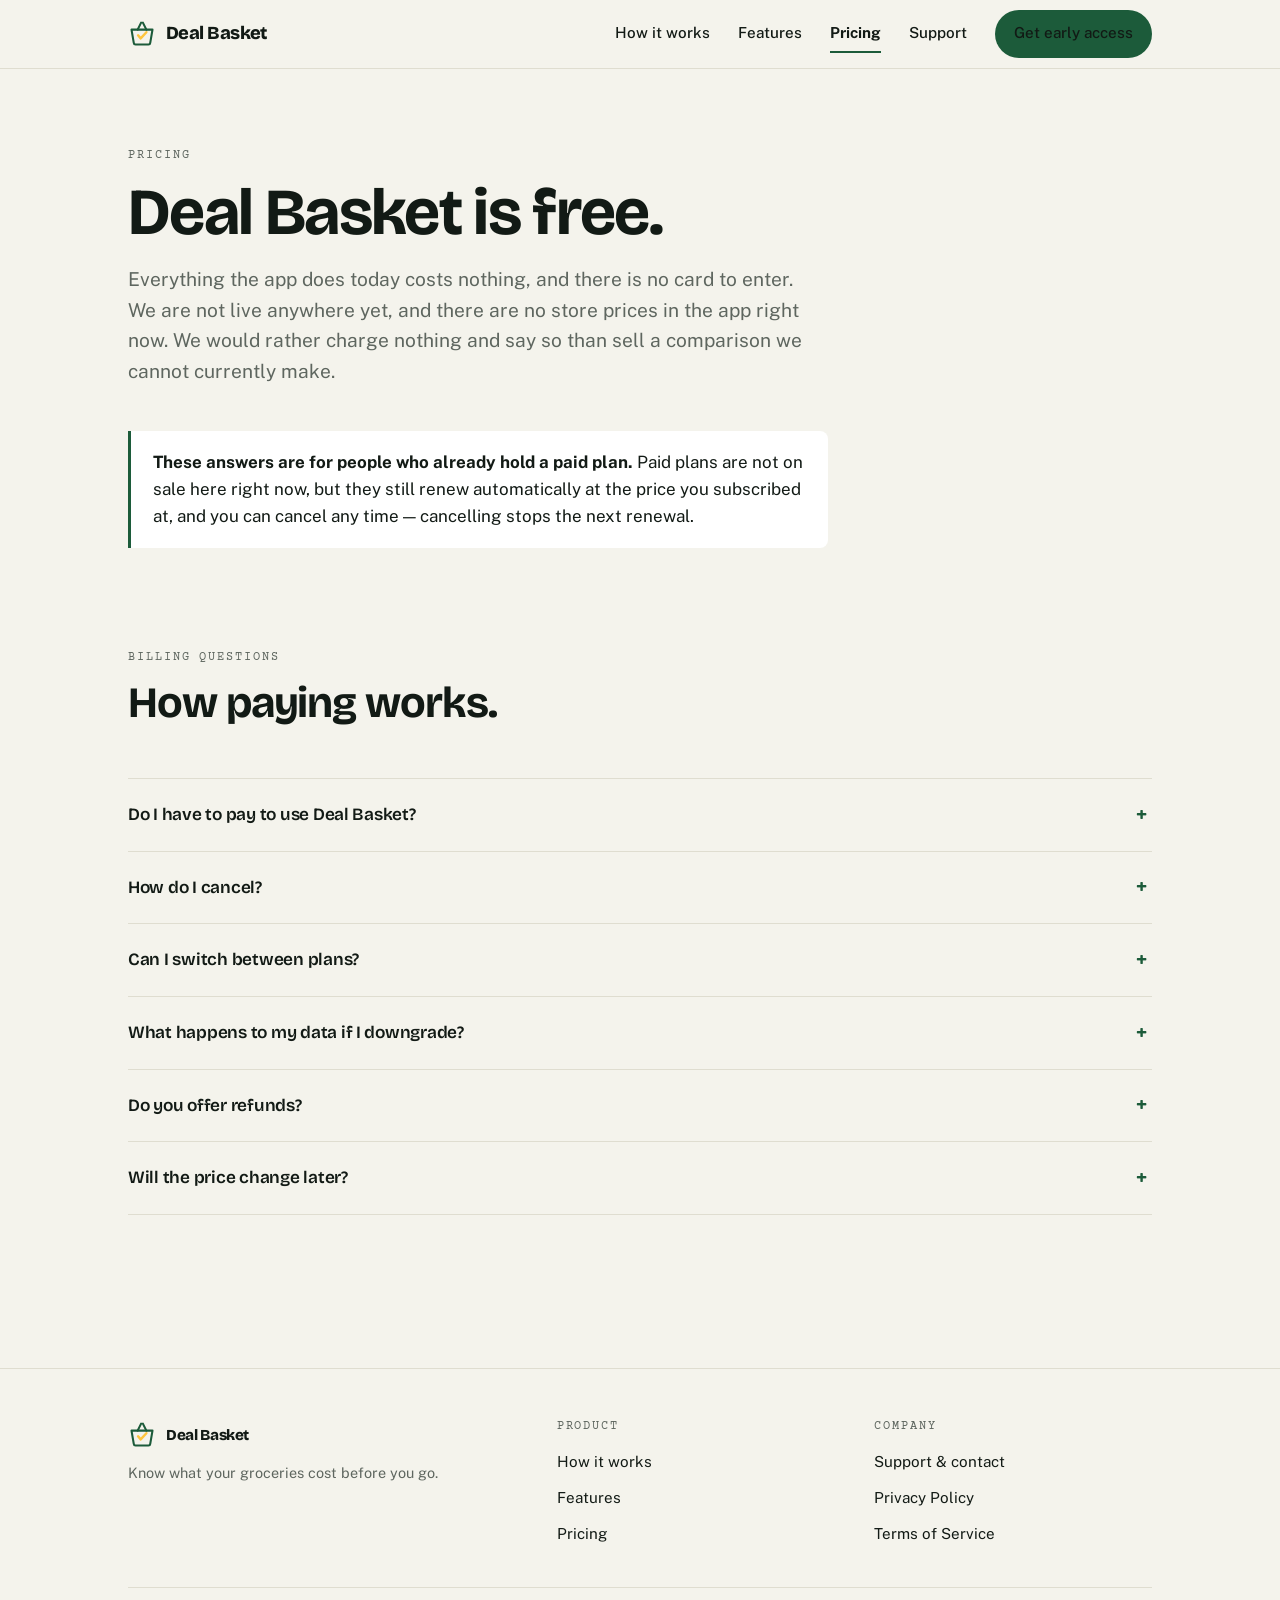
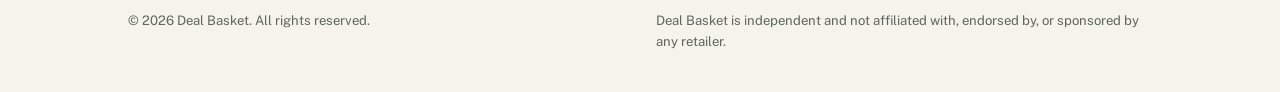
<file: pricing.html>
<!DOCTYPE html>
<html lang="en">
<head>
<meta charset="utf-8">
<meta name="viewport" content="width=device-width, initial-scale=1">
<title>Pricing — Deal Basket</title>
<meta name="description" content="Deal Basket is free, with no card to enter. We're not live anywhere yet — send us your ZIP and we'll tell you when we cover your stores.">
<link rel="canonical" href="https://dealbasket.app/pricing.html">
<meta name="theme-color" content="#1C5B3A">
<meta property="og:type" content="website">
<meta property="og:url" content="https://dealbasket.app/pricing.html">
<meta property="og:title" content="Pricing — Deal Basket">
<meta property="og:description" content="Free, with no card to enter. Not live anywhere yet — send us your ZIP and we'll tell you when we reach you.">
<link rel="icon" href="favicon.svg" type="image/svg+xml">
<link rel="preconnect" href="https://fonts.googleapis.com">
<link rel="preconnect" href="https://fonts.gstatic.com" crossorigin>
<link href="https://fonts.googleapis.com/css2?family=Bricolage+Grotesque:opsz,wght@12..96,600;12..96,700;12..96,800&family=Courier+Prime:wght@400;700&family=Public+Sans:wght@400;500;700&display=swap" rel="stylesheet">
<link rel="stylesheet" href="style.css">
</head>
<body>
<a class="skip" href="#main">Skip to content</a>

<header class="site-header">
  <div class="wrap header-inner">
    <a class="brand" href="index.html">
      <svg viewBox="0 0 32 32" aria-hidden="true">
        <path d="M4 11h24l-2.6 15.2a2 2 0 0 1-2 1.8H8.6a2 2 0 0 1-2-1.8L4 11Z" fill="none" stroke="#1C5B3A" stroke-width="2.4" stroke-linejoin="round"/>
        <path d="M11 11 15 3M21 11l-4-8" fill="none" stroke="#1C5B3A" stroke-width="2.4" stroke-linecap="round"/>
        <path d="M11.5 17.5 14.5 21l6.5-7" fill="none" stroke="#FFC53D" stroke-width="2.8" stroke-linecap="round" stroke-linejoin="round"/>
      </svg>
      Deal Basket
    </a>
    <button class="nav-toggle" id="navToggle" aria-expanded="false" aria-controls="nav">Menu</button>
    <nav class="nav" id="nav" aria-label="Main">
      <a href="index.html#how">How it works</a>
      <a href="index.html#features">Features</a>
      <a href="pricing.html" aria-current="page">Pricing</a>
      <a href="contact.html">Support</a>
      <a class="btn btn-primary" href="index.html#early">Get early access</a>
    </nav>
  </div>
</header>

<main id="main" class="doc wrap">

  <div class="doc-head" style="border-bottom:0;padding-bottom:0;margin-bottom:32px">
    <p class="eyebrow">Pricing</p>
    <h1>Deal Basket is free.</h1>
    <p class="lede" style="margin-top:16px">Everything the app does today costs nothing, and there is no card to enter. We are not live anywhere yet, and there are no store prices in the app right now. We would rather charge nothing and say so than sell a comparison we cannot currently make.</p>
  </div>

<!-- BEGIN GENERATED TIERS -->
<!--
  GENERATED FILE — DO NOT EDIT BY HAND.
  Source: packages/pricing/src/capabilities.ts (the capability map) via
  packages/pricing/scripts/generate.ts. Regenerate with `pnpm --filter @grocery-app/pricing run generate`.

  No tiers are rendered at present. This is deliberate, not a rendering fault, and the block
  is overwritten on every generate — do not write tiers into it by hand.
-->
<!-- END GENERATED TIERS -->

  <div class="callout" style="margin-top:44px;max-width:70ch">
    <p><strong>These answers are for people who already hold a paid plan.</strong> Paid plans are not on sale here right now, but they still renew automatically at the price you subscribed at, and you can cancel any time — cancelling stops the next renewal.</p>
  </div>

  <section class="section-tight" style="padding-bottom:0">
    <div class="section-head">
      <p class="eyebrow">Billing questions</p>
      <h2>How paying works.</h2>
    </div>

    <div class="faq">
      <details>
        <summary>Do I have to pay to use Deal Basket?</summary>
        <p>No. Deal Basket is free, and there is no card to enter. We should be equally plain about what that buys today: we are not live yet, and the app has no store prices in it at the moment. Pricing, lists and alerts arrive when we go live. Nobody is charged for any of it in the meantime.</p>
      </details>
      <details>
        <summary>How do I cancel?</summary>
        <p>Open your account settings in the app or on the website and choose Manage subscription — that opens a secure billing portal where you can cancel in one click. You can also email <a href="mailto:support@dealbasket.app">support@dealbasket.app</a> and we'll do it for you.</p>
      </details>
      <details>
        <summary>Can I switch between plans?</summary>
        <p>Yes, at any time from your billing settings. Upgrades take effect immediately and we prorate the difference so you only pay for what you use. Downgrades take effect at the end of your current billing period.</p>
      </details>
      <details>
        <summary>What happens to my data if I downgrade?</summary>
        <p>Nothing is deleted. Your lists and savings history stay in your account — features above your plan level simply stop being available until you upgrade again.</p>
      </details>
      <details>
        <summary>Do you offer refunds?</summary>
        <p>If something went wrong or you were charged unexpectedly, email <a href="mailto:support@dealbasket.app">support@dealbasket.app</a> within 14 days and we'll sort it out.</p>
      </details>
      <details>
        <summary>Will the price change later?</summary>
        <p>If we ever change the price of a plan you're on, we'll tell you by email before it takes effect, and you'll have the chance to cancel first. We won't quietly start charging more.</p>
      </details>
    </div>
  </section>
</main>

<footer class="site-footer">
  <div class="wrap">
    <div class="footer-grid">
      <div>
        <a class="brand" href="index.html" style="margin-bottom:12px">
          <svg viewBox="0 0 32 32" aria-hidden="true">
            <path d="M4 11h24l-2.6 15.2a2 2 0 0 1-2 1.8H8.6a2 2 0 0 1-2-1.8L4 11Z" fill="none" stroke="#1C5B3A" stroke-width="2.4" stroke-linejoin="round"/>
            <path d="M11 11 15 3M21 11l-4-8" fill="none" stroke="#1C5B3A" stroke-width="2.4" stroke-linecap="round"/>
            <path d="M11.5 17.5 14.5 21l6.5-7" fill="none" stroke="#FFC53D" stroke-width="2.8" stroke-linecap="round" stroke-linejoin="round"/>
          </svg>
          Deal Basket
        </a>
        <p class="disclaimer" style="font-size:.9rem;color:var(--muted)">Know what your groceries cost before you go.</p>
      </div>
      <div>
        <h4>Product</h4>
        <ul>
          <li><a href="index.html#how">How it works</a></li>
          <li><a href="index.html#features">Features</a></li>
          <li><a href="pricing.html">Pricing</a></li>
        </ul>
      </div>
      <div>
        <h4>Company</h4>
        <ul>
          <li><a href="contact.html">Support &amp; contact</a></li>
          <li><a href="privacy.html">Privacy Policy</a></li>
          <li><a href="terms.html">Terms of Service</a></li>
        </ul>
      </div>
    </div>
    <div class="footer-bottom">
      <p>&copy; <span id="year">2026</span> Deal Basket. All rights reserved.</p>
      <p class="disclaimer">Deal Basket is independent and not affiliated with, endorsed by, or sponsored by any retailer.</p>
    </div>
  </div>
</footer>

<script>
(function () {
  "use strict";
  var toggle = document.getElementById("navToggle");
  var nav = document.getElementById("nav");
  if (toggle && nav) {
    toggle.addEventListener("click", function () {
      var open = nav.classList.toggle("open");
      toggle.setAttribute("aria-expanded", String(open));
      toggle.textContent = open ? "Close" : "Menu";
    });
  }
  document.getElementById("year").textContent = new Date().getFullYear();

  // The monthly/annual price toggle was removed on 2026-08-25 along with the Premium and
  // Platinum cards. Its script is gone rather than left inert: setPeriod() ran on load and wrote
  // to [data-price] elements that no longer exist, so it threw a TypeError on every page view.
})();
</script>
</body>
</html>
</file>
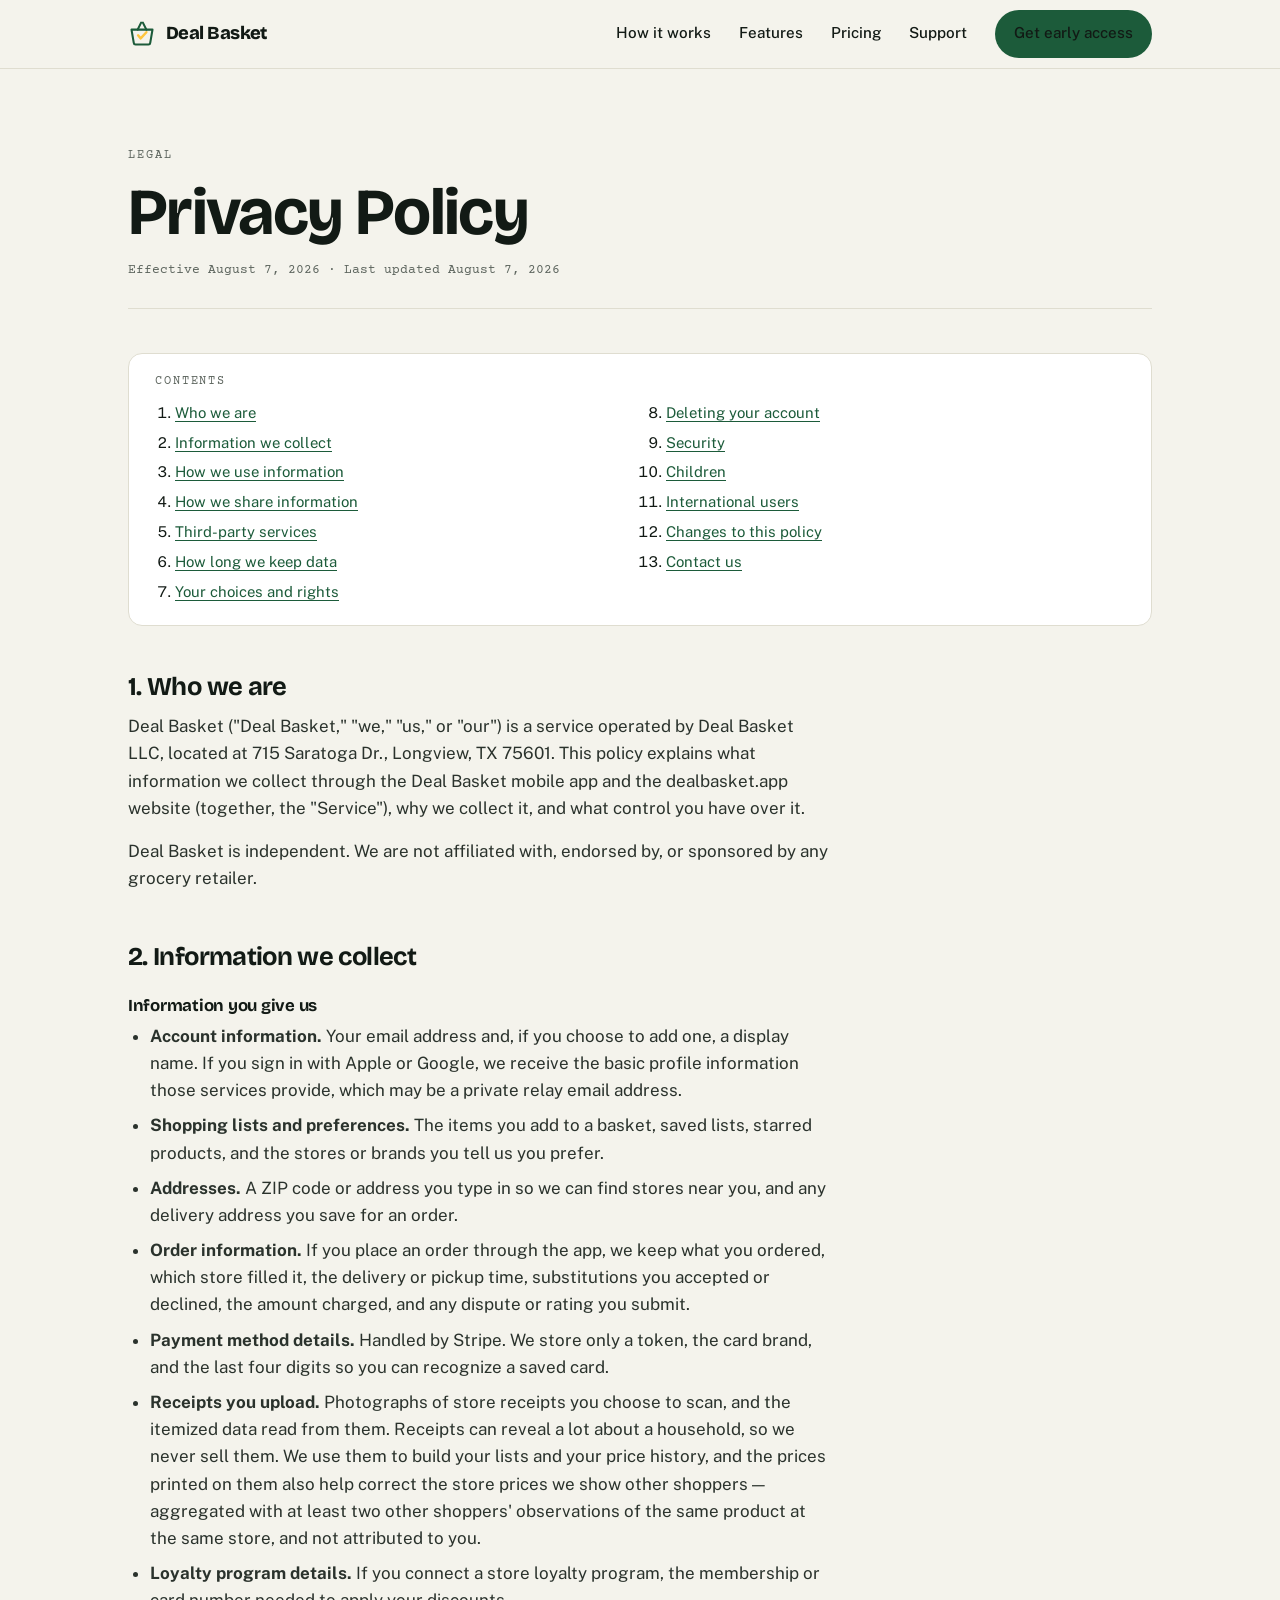
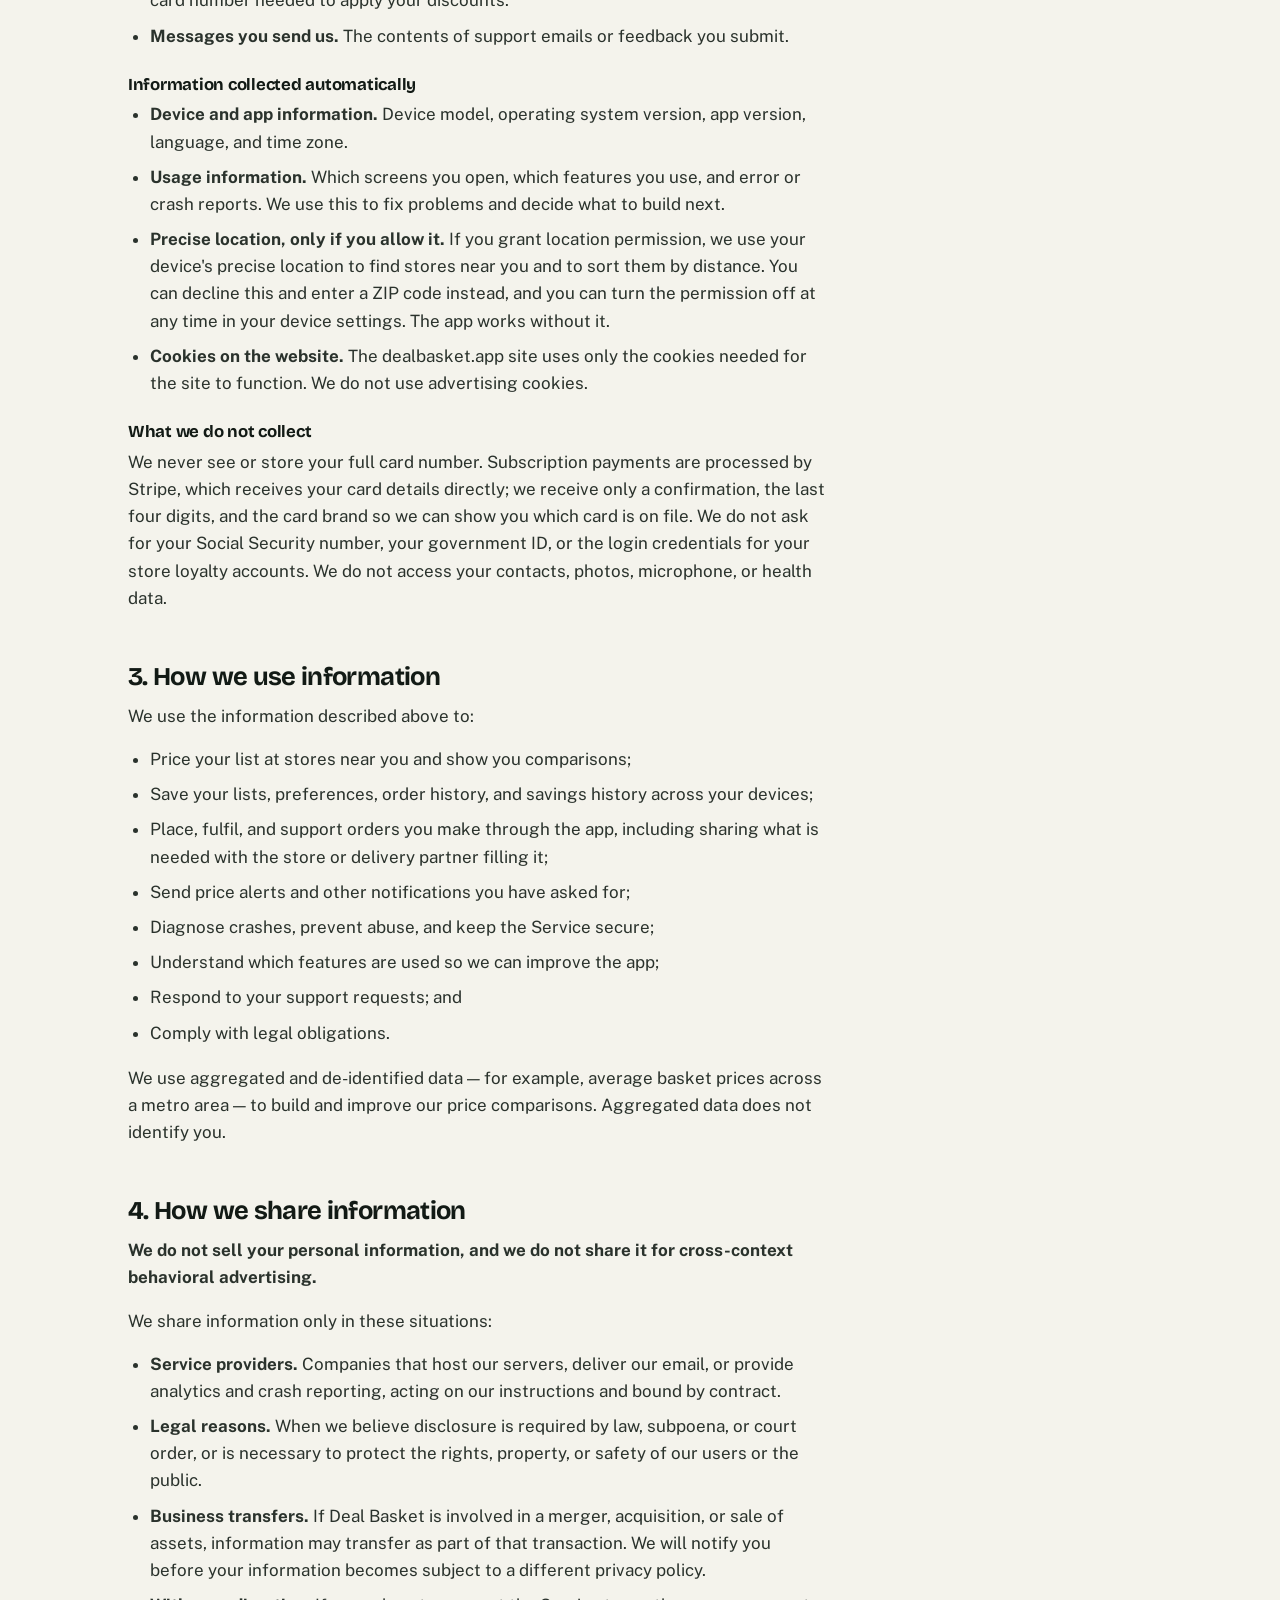
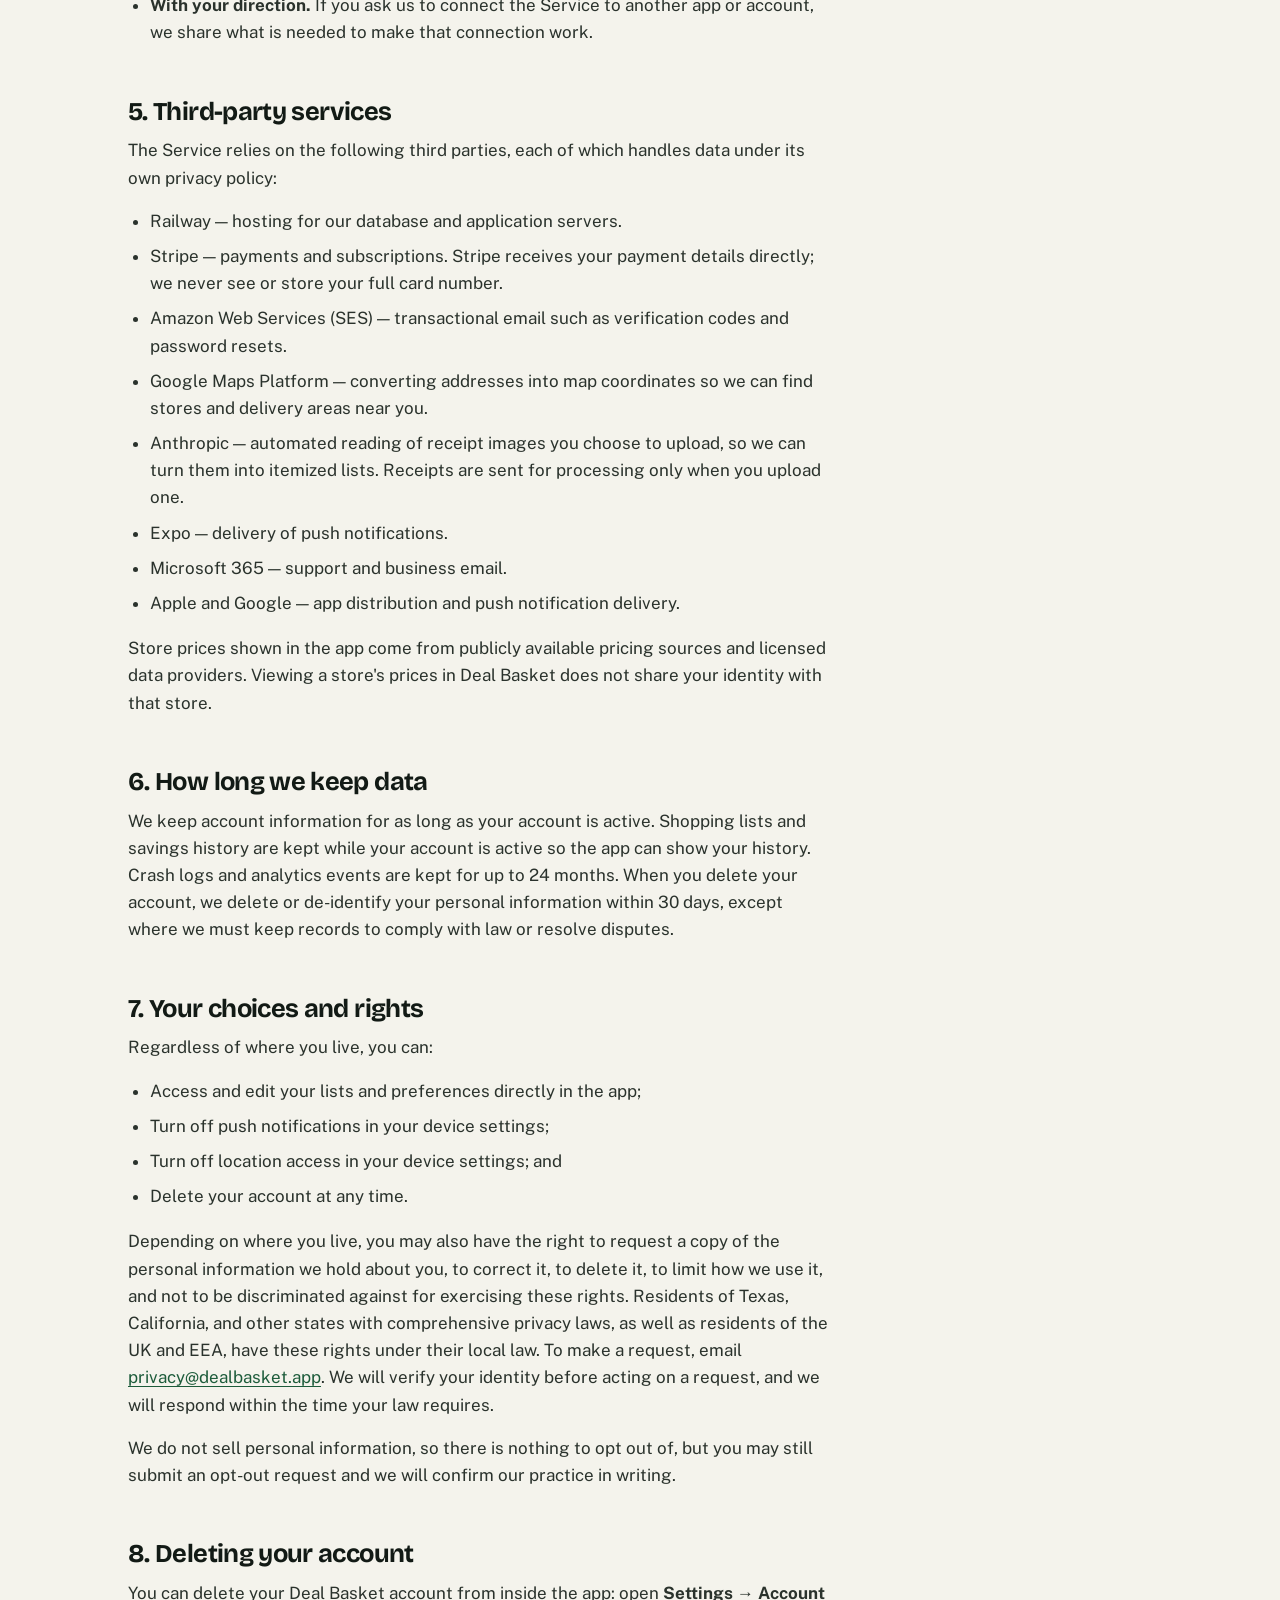
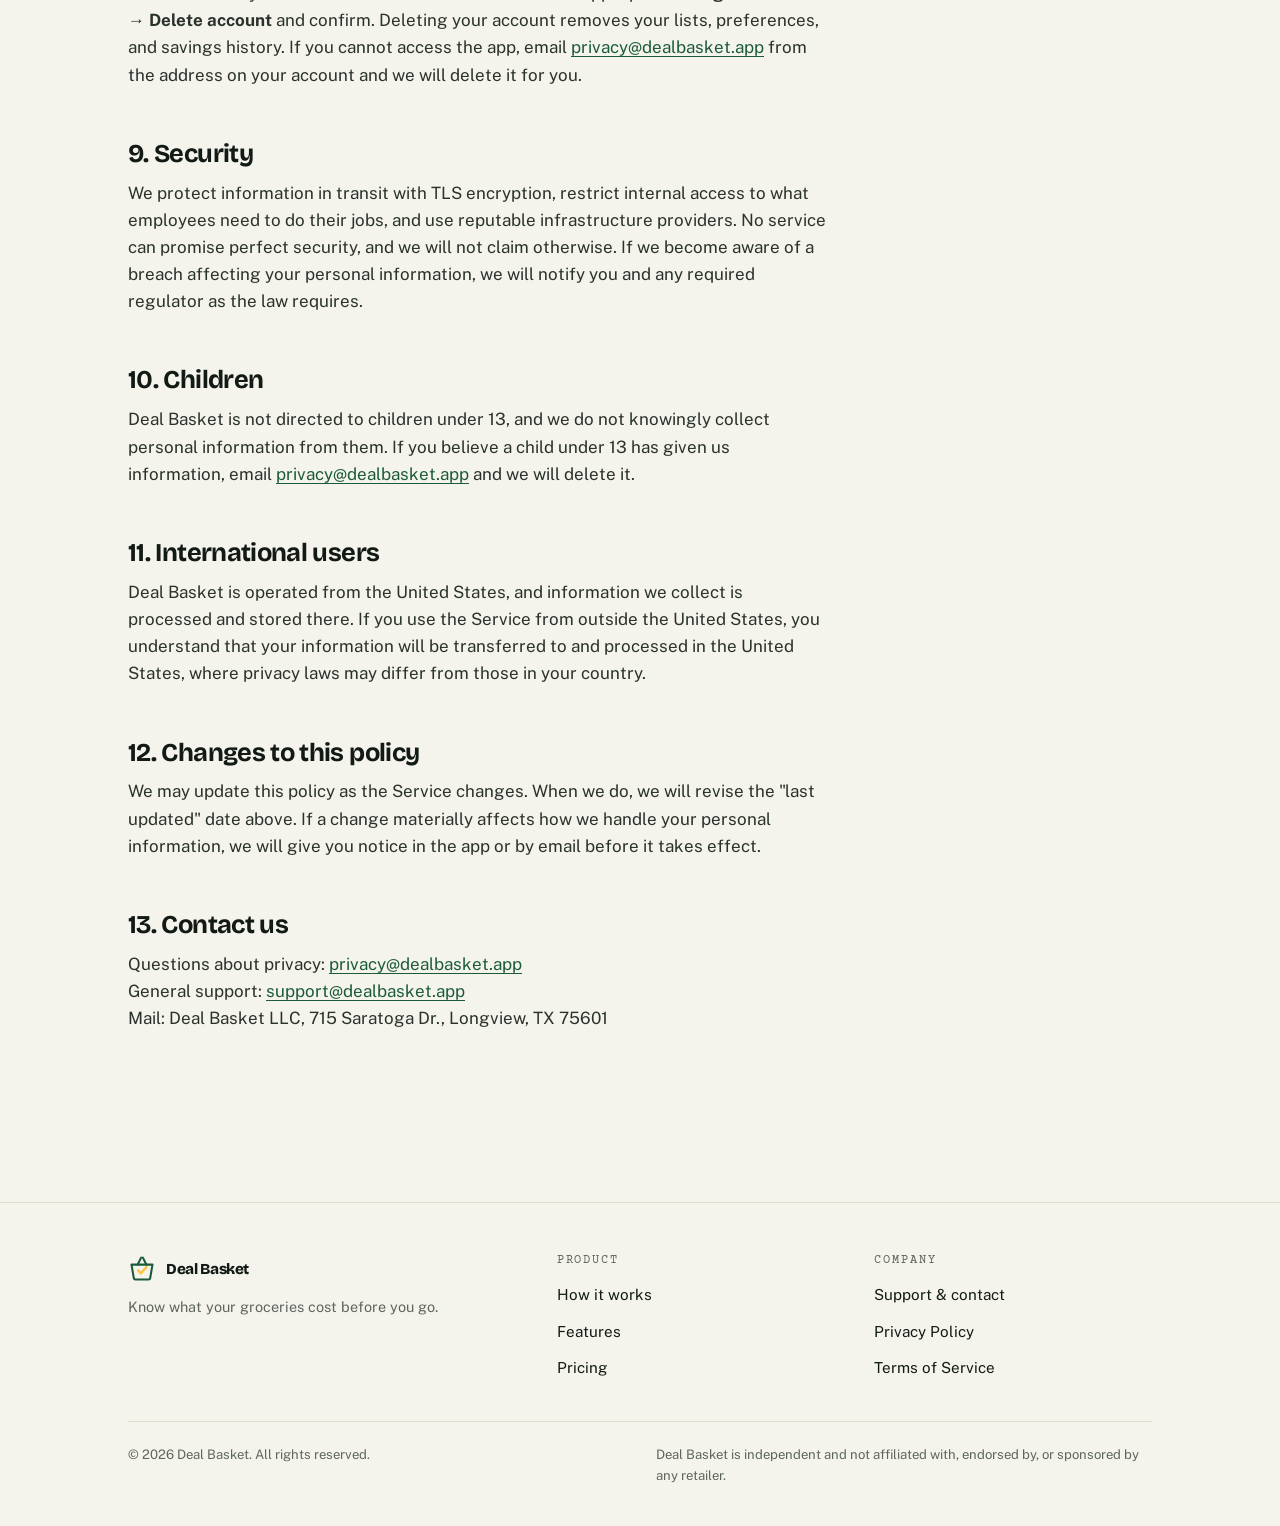
<file: privacy.html>
<!DOCTYPE html>
<html lang="en">
<head>
<meta charset="utf-8">
<meta name="viewport" content="width=device-width, initial-scale=1">
<title>Privacy Policy — Deal Basket</title>
<meta name="description" content="How Deal Basket collects, uses, and protects your information.">
<link rel="canonical" href="https://dealbasket.app/privacy.html">
<meta name="robots" content="index,follow">
<meta name="theme-color" content="#1C5B3A">
<link rel="icon" href="favicon.svg" type="image/svg+xml">
<link rel="preconnect" href="https://fonts.googleapis.com">
<link rel="preconnect" href="https://fonts.gstatic.com" crossorigin>
<link href="https://fonts.googleapis.com/css2?family=Bricolage+Grotesque:opsz,wght@12..96,600;12..96,700;12..96,800&family=Courier+Prime:wght@400;700&family=Public+Sans:wght@400;500;700&display=swap" rel="stylesheet">
<link rel="stylesheet" href="style.css">
</head>
<body>
<a class="skip" href="#main">Skip to content</a>

<header class="site-header">
  <div class="wrap header-inner">
    <a class="brand" href="index.html">
      <svg viewBox="0 0 32 32" aria-hidden="true">
        <path d="M4 11h24l-2.6 15.2a2 2 0 0 1-2 1.8H8.6a2 2 0 0 1-2-1.8L4 11Z" fill="none" stroke="#1C5B3A" stroke-width="2.4" stroke-linejoin="round"/>
        <path d="M11 11 15 3M21 11l-4-8" fill="none" stroke="#1C5B3A" stroke-width="2.4" stroke-linecap="round"/>
        <path d="M11.5 17.5 14.5 21l6.5-7" fill="none" stroke="#FFC53D" stroke-width="2.8" stroke-linecap="round" stroke-linejoin="round"/>
      </svg>
      Deal Basket
    </a>
    <button class="nav-toggle" id="navToggle" aria-expanded="false" aria-controls="nav">Menu</button>
    <nav class="nav" id="nav" aria-label="Main">
      <a href="index.html#how">How it works</a>
      <a href="index.html#features">Features</a>
      <a href="pricing.html">Pricing</a>
      <a href="contact.html">Support</a>
      <a class="btn btn-primary" href="index.html#early">Get early access</a>
    </nav>
  </div>
</header>

<main id="main" class="doc wrap">

  <div class="doc-head">
    <p class="eyebrow">Legal</p>
    <h1>Privacy Policy</h1>
    <p class="updated">Effective August 7, 2026 &middot; Last updated August 7, 2026</p>
  </div>

  <div class="toc">
    <h4>Contents</h4>
    <ol>
      <li><a href="#who">Who we are</a></li>
      <li><a href="#collect">Information we collect</a></li>
      <li><a href="#use">How we use information</a></li>
      <li><a href="#share">How we share information</a></li>
      <li><a href="#services">Third-party services</a></li>
      <li><a href="#retention">How long we keep data</a></li>
      <li><a href="#choices">Your choices and rights</a></li>
      <li><a href="#delete">Deleting your account</a></li>
      <li><a href="#security">Security</a></li>
      <li><a href="#children">Children</a></li>
      <li><a href="#international">International users</a></li>
      <li><a href="#changes">Changes to this policy</a></li>
      <li><a href="#contact">Contact us</a></li>
    </ol>
  </div>

  <div class="doc-body">

    <h2 id="who">1. Who we are</h2>
    <p>Deal Basket ("Deal Basket," "we," "us," or "our") is a service operated by Deal Basket LLC, located at 715 Saratoga Dr., Longview, TX 75601. This policy explains what information we collect through the Deal Basket mobile app and the dealbasket.app website (together, the "Service"), why we collect it, and what control you have over it.</p>
    <p>Deal Basket is independent. We are not affiliated with, endorsed by, or sponsored by any grocery retailer.</p>

    <h2 id="collect">2. Information we collect</h2>

    <h3>Information you give us</h3>
    <ul>
      <li><strong>Account information.</strong> Your email address and, if you choose to add one, a display name. If you sign in with Apple or Google, we receive the basic profile information those services provide, which may be a private relay email address.</li>
      <li><strong>Shopping lists and preferences.</strong> The items you add to a basket, saved lists, starred products, and the stores or brands you tell us you prefer.</li>
      <li><strong>Addresses.</strong> A ZIP code or address you type in so we can find stores near you, and any delivery address you save for an order.</li>
      <li><strong>Order information.</strong> If you place an order through the app, we keep what you ordered, which store filled it, the delivery or pickup time, substitutions you accepted or declined, the amount charged, and any dispute or rating you submit.</li>
      <li><strong>Payment method details.</strong> Handled by Stripe. We store only a token, the card brand, and the last four digits so you can recognize a saved card.</li>
      <li><strong>Receipts you upload.</strong> Photographs of store receipts you choose to scan, and the itemized data read from them. Receipts can reveal a lot about a household, so we never sell them. We use them to build your lists and your price history, and the prices printed on them also help correct the store prices we show other shoppers — aggregated with at least two other shoppers' observations of the same product at the same store, and not attributed to you.</li>
      <li><strong>Loyalty program details.</strong> If you connect a store loyalty program, the membership or card number needed to apply your discounts.</li>
      <li><strong>Messages you send us.</strong> The contents of support emails or feedback you submit.</li>
    </ul>

    <h3>Information collected automatically</h3>
    <ul>
      <li><strong>Device and app information.</strong> Device model, operating system version, app version, language, and time zone.</li>
      <li><strong>Usage information.</strong> Which screens you open, which features you use, and error or crash reports. We use this to fix problems and decide what to build next.</li>
      <li><strong>Precise location, only if you allow it.</strong> If you grant location permission, we use your device's precise location to find stores near you and to sort them by distance. You can decline this and enter a ZIP code instead, and you can turn the permission off at any time in your device settings. The app works without it.</li>
      <li><strong>Cookies on the website.</strong> The dealbasket.app site uses only the cookies needed for the site to function. We do not use advertising cookies.</li>
    </ul>

    <h3>What we do not collect</h3>
    <p>We never see or store your full card number. Subscription payments are processed by Stripe, which receives your card details directly; we receive only a confirmation, the last four digits, and the card brand so we can show you which card is on file. We do not ask for your Social Security number, your government ID, or the login credentials for your store loyalty accounts. We do not access your contacts, photos, microphone, or health data.</p>

    <h2 id="use">3. How we use information</h2>
    <p>We use the information described above to:</p>
    <ul>
      <li>Price your list at stores near you and show you comparisons;</li>
      <li>Save your lists, preferences, order history, and savings history across your devices;</li>
      <li>Place, fulfil, and support orders you make through the app, including sharing what is needed with the store or delivery partner filling it;</li>
      <li>Send price alerts and other notifications you have asked for;</li>
      <li>Diagnose crashes, prevent abuse, and keep the Service secure;</li>
      <li>Understand which features are used so we can improve the app;</li>
      <li>Respond to your support requests; and</li>
      <li>Comply with legal obligations.</li>
    </ul>
    <p>We use aggregated and de-identified data — for example, average basket prices across a metro area — to build and improve our price comparisons. Aggregated data does not identify you.</p>

    <h2 id="share">4. How we share information</h2>
    <p><strong>We do not sell your personal information, and we do not share it for cross-context behavioral advertising.</strong></p>
    <p>We share information only in these situations:</p>
    <ul>
      <li><strong>Service providers.</strong> Companies that host our servers, deliver our email, or provide analytics and crash reporting, acting on our instructions and bound by contract.</li>
      <li><strong>Legal reasons.</strong> When we believe disclosure is required by law, subpoena, or court order, or is necessary to protect the rights, property, or safety of our users or the public.</li>
      <li><strong>Business transfers.</strong> If Deal Basket is involved in a merger, acquisition, or sale of assets, information may transfer as part of that transaction. We will notify you before your information becomes subject to a different privacy policy.</li>
      <li><strong>With your direction.</strong> If you ask us to connect the Service to another app or account, we share what is needed to make that connection work.</li>
    </ul>

    <h2 id="services">5. Third-party services</h2>
    <p>The Service relies on the following third parties, each of which handles data under its own privacy policy:</p>
    <ul>
      <li>Railway — hosting for our database and application servers.</li>
      <li>Stripe — payments and subscriptions. Stripe receives your payment details directly; we never see or store your full card number.</li>
      <li>Amazon Web Services (SES) — transactional email such as verification codes and password resets.</li>
      <li>Google Maps Platform — converting addresses into map coordinates so we can find stores and delivery areas near you.</li>
      <li>Anthropic — automated reading of receipt images you choose to upload, so we can turn them into itemized lists. Receipts are sent for processing only when you upload one.</li>
      <li>Expo — delivery of push notifications.</li>
      <li>Microsoft 365 — support and business email.</li>
      <li>Apple and Google — app distribution and push notification delivery.</li>
    </ul>
    <p>Store prices shown in the app come from publicly available pricing sources and licensed data providers. Viewing a store's prices in Deal Basket does not share your identity with that store.</p>

    <h2 id="retention">6. How long we keep data</h2>
    <p>We keep account information for as long as your account is active. Shopping lists and savings history are kept while your account is active so the app can show your history. Crash logs and analytics events are kept for up to 24 months. When you delete your account, we delete or de-identify your personal information within 30 days, except where we must keep records to comply with law or resolve disputes.</p>

    <h2 id="choices">7. Your choices and rights</h2>
    <p>Regardless of where you live, you can:</p>
    <ul>
      <li>Access and edit your lists and preferences directly in the app;</li>
      <li>Turn off push notifications in your device settings;</li>
      <li>Turn off location access in your device settings; and</li>
      <li>Delete your account at any time.</li>
    </ul>
    <p>Depending on where you live, you may also have the right to request a copy of the personal information we hold about you, to correct it, to delete it, to limit how we use it, and not to be discriminated against for exercising these rights. Residents of Texas, California, and other states with comprehensive privacy laws, as well as residents of the UK and EEA, have these rights under their local law. To make a request, email <a href="mailto:privacy@dealbasket.app">privacy@dealbasket.app</a>. We will verify your identity before acting on a request, and we will respond within the time your law requires.</p>
    <p>We do not sell personal information, so there is nothing to opt out of, but you may still submit an opt-out request and we will confirm our practice in writing.</p>

    <h2 id="delete">8. Deleting your account</h2>
    <p>You can delete your Deal Basket account from inside the app: open <strong>Settings &rarr; Account &rarr; Delete account</strong> and confirm. Deleting your account removes your lists, preferences, and savings history. If you cannot access the app, email <a href="mailto:privacy@dealbasket.app">privacy@dealbasket.app</a> from the address on your account and we will delete it for you.</p>

    <h2 id="security">9. Security</h2>
    <p>We protect information in transit with TLS encryption, restrict internal access to what employees need to do their jobs, and use reputable infrastructure providers. No service can promise perfect security, and we will not claim otherwise. If we become aware of a breach affecting your personal information, we will notify you and any required regulator as the law requires.</p>

    <h2 id="children">10. Children</h2>
    <p>Deal Basket is not directed to children under 13, and we do not knowingly collect personal information from them. If you believe a child under 13 has given us information, email <a href="mailto:privacy@dealbasket.app">privacy@dealbasket.app</a> and we will delete it.</p>

    <h2 id="international">11. International users</h2>
    <p>Deal Basket is operated from the United States, and information we collect is processed and stored there. If you use the Service from outside the United States, you understand that your information will be transferred to and processed in the United States, where privacy laws may differ from those in your country.</p>

    <h2 id="changes">12. Changes to this policy</h2>
    <p>We may update this policy as the Service changes. When we do, we will revise the "last updated" date above. If a change materially affects how we handle your personal information, we will give you notice in the app or by email before it takes effect.</p>

    <h2 id="contact">13. Contact us</h2>
    <p>Questions about privacy: <a href="mailto:privacy@dealbasket.app">privacy@dealbasket.app</a><br>
    General support: <a href="mailto:support@dealbasket.app">support@dealbasket.app</a><br>
    Mail: Deal Basket LLC, 715 Saratoga Dr., Longview, TX 75601</p>
  </div>
</main>

<footer class="site-footer">
  <div class="wrap">
    <div class="footer-grid">
      <div>
        <a class="brand" href="index.html" style="margin-bottom:12px">
          <svg viewBox="0 0 32 32" aria-hidden="true">
            <path d="M4 11h24l-2.6 15.2a2 2 0 0 1-2 1.8H8.6a2 2 0 0 1-2-1.8L4 11Z" fill="none" stroke="#1C5B3A" stroke-width="2.4" stroke-linejoin="round"/>
            <path d="M11 11 15 3M21 11l-4-8" fill="none" stroke="#1C5B3A" stroke-width="2.4" stroke-linecap="round"/>
            <path d="M11.5 17.5 14.5 21l6.5-7" fill="none" stroke="#FFC53D" stroke-width="2.8" stroke-linecap="round" stroke-linejoin="round"/>
          </svg>
          Deal Basket
        </a>
        <p class="disclaimer" style="font-size:.9rem;color:var(--muted)">Know what your groceries cost before you go.</p>
      </div>
      <div>
        <h4>Product</h4>
        <ul>
          <li><a href="index.html#how">How it works</a></li>
          <li><a href="index.html#features">Features</a></li>
          <li><a href="pricing.html">Pricing</a></li>
        </ul>
      </div>
      <div>
        <h4>Company</h4>
        <ul>
          <li><a href="contact.html">Support &amp; contact</a></li>
          <li><a href="privacy.html">Privacy Policy</a></li>
          <li><a href="terms.html">Terms of Service</a></li>
        </ul>
      </div>
    </div>
    <div class="footer-bottom">
      <p>&copy; <span id="year">2026</span> Deal Basket. All rights reserved.</p>
      <p class="disclaimer">Deal Basket is independent and not affiliated with, endorsed by, or sponsored by any retailer.</p>
    </div>
  </div>
</footer>

<script>
(function () {
  var toggle = document.getElementById("navToggle");
  var nav = document.getElementById("nav");
  if (toggle && nav) {
    toggle.addEventListener("click", function () {
      var open = nav.classList.toggle("open");
      toggle.setAttribute("aria-expanded", String(open));
      toggle.textContent = open ? "Close" : "Menu";
    });
  }
  document.getElementById("year").textContent = new Date().getFullYear();
})();
</script>
</body>
</html>
</file>
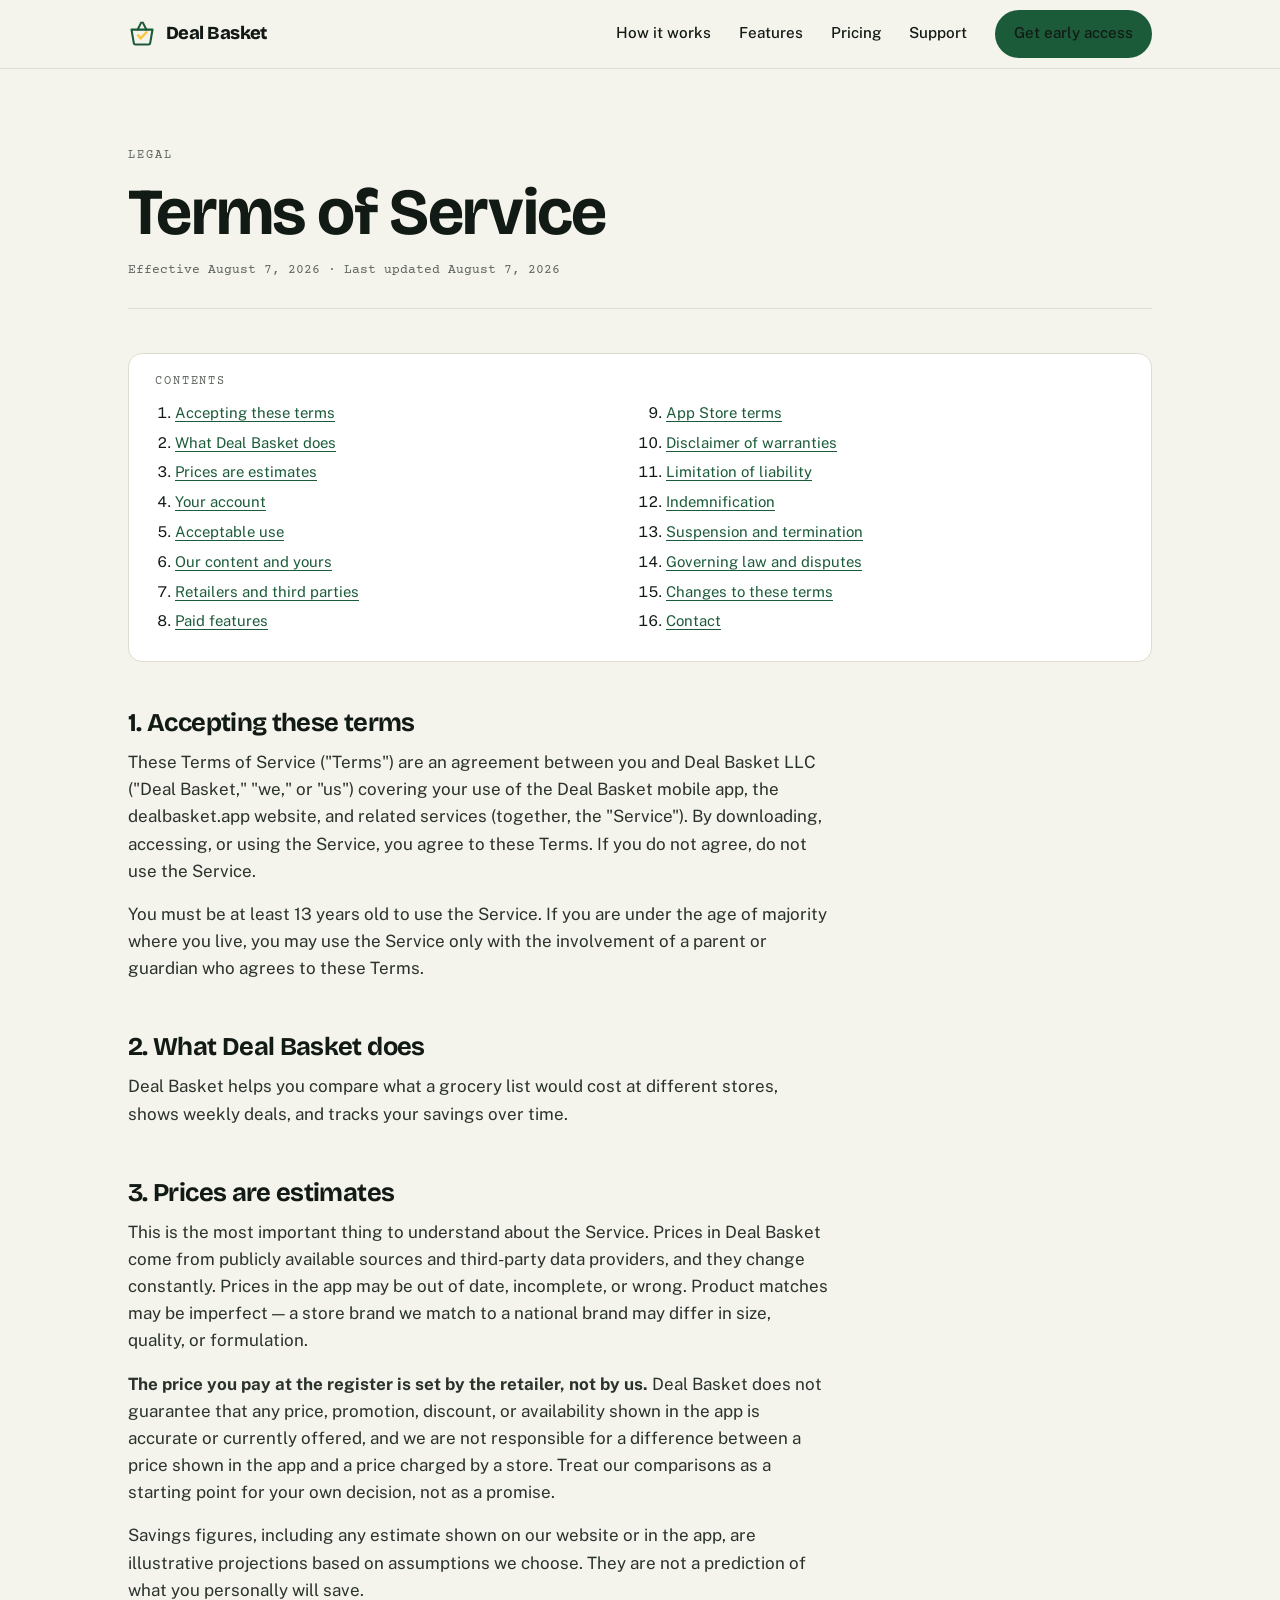
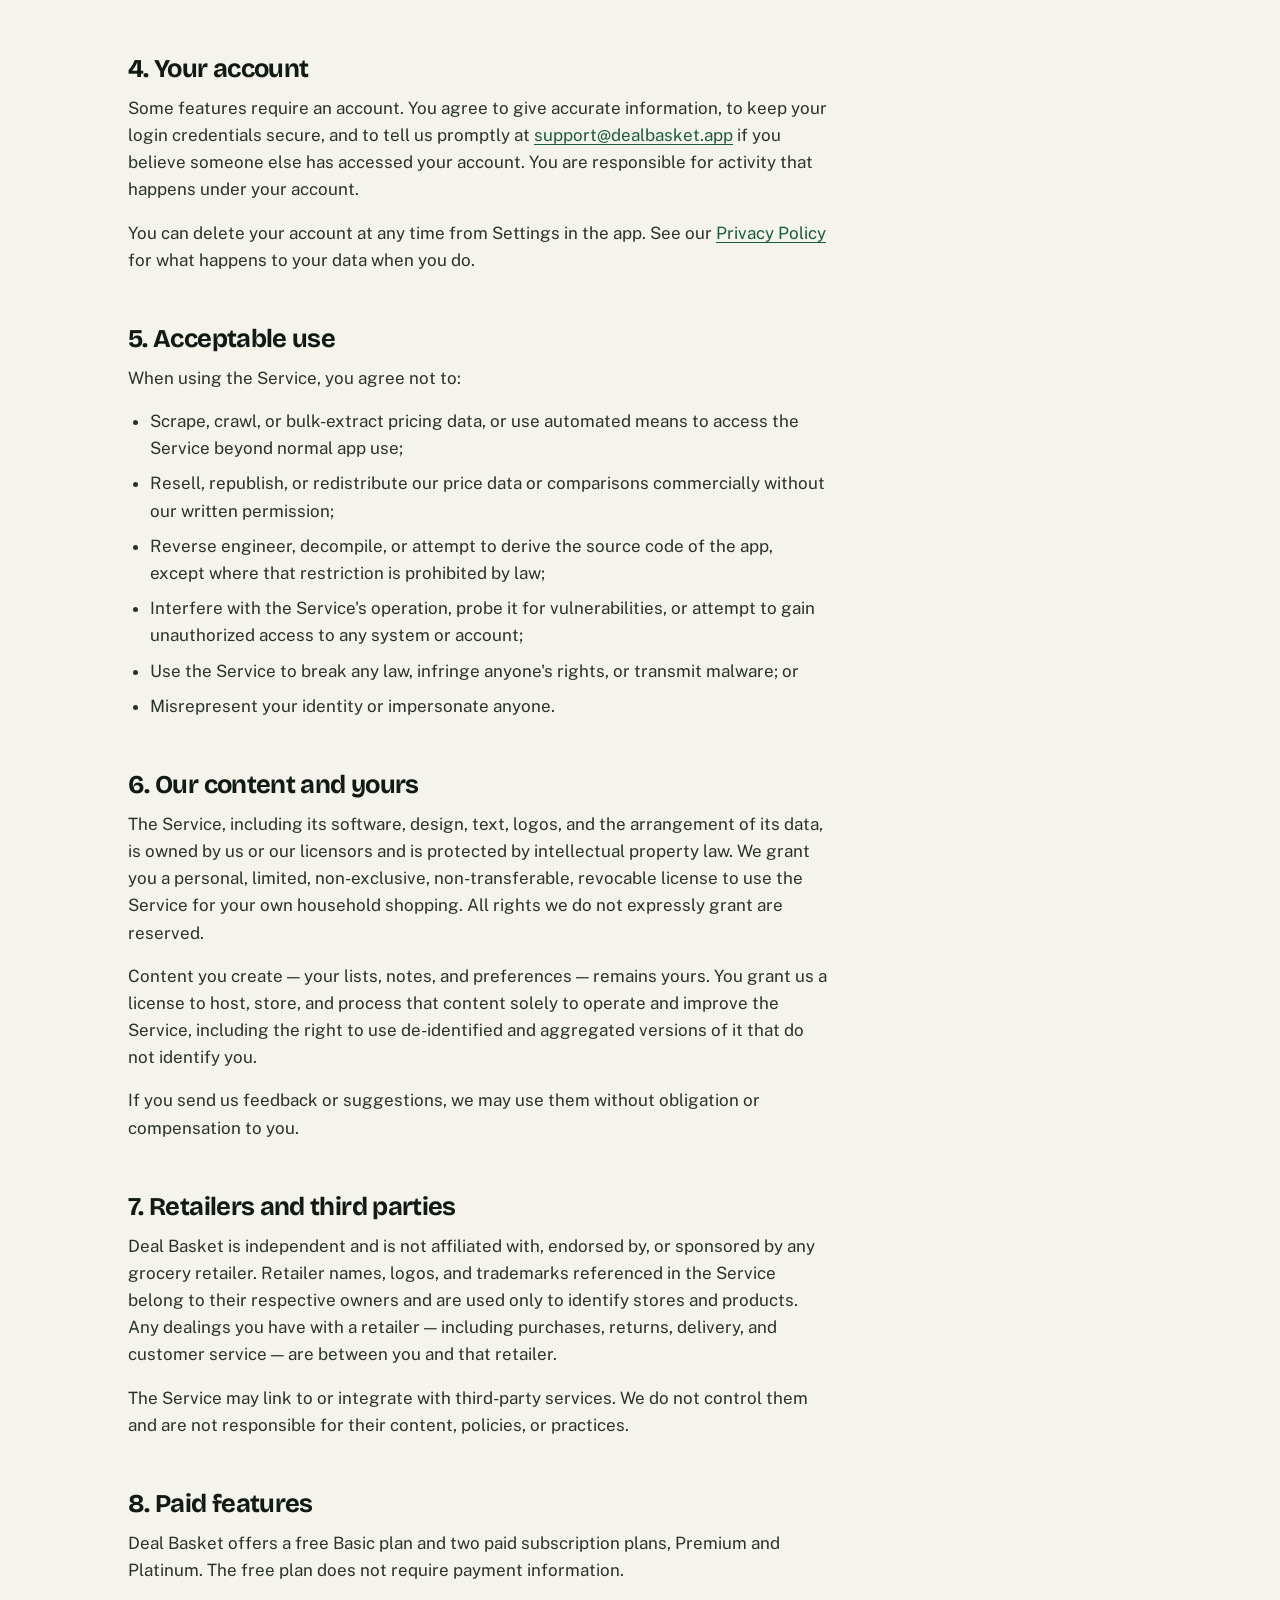
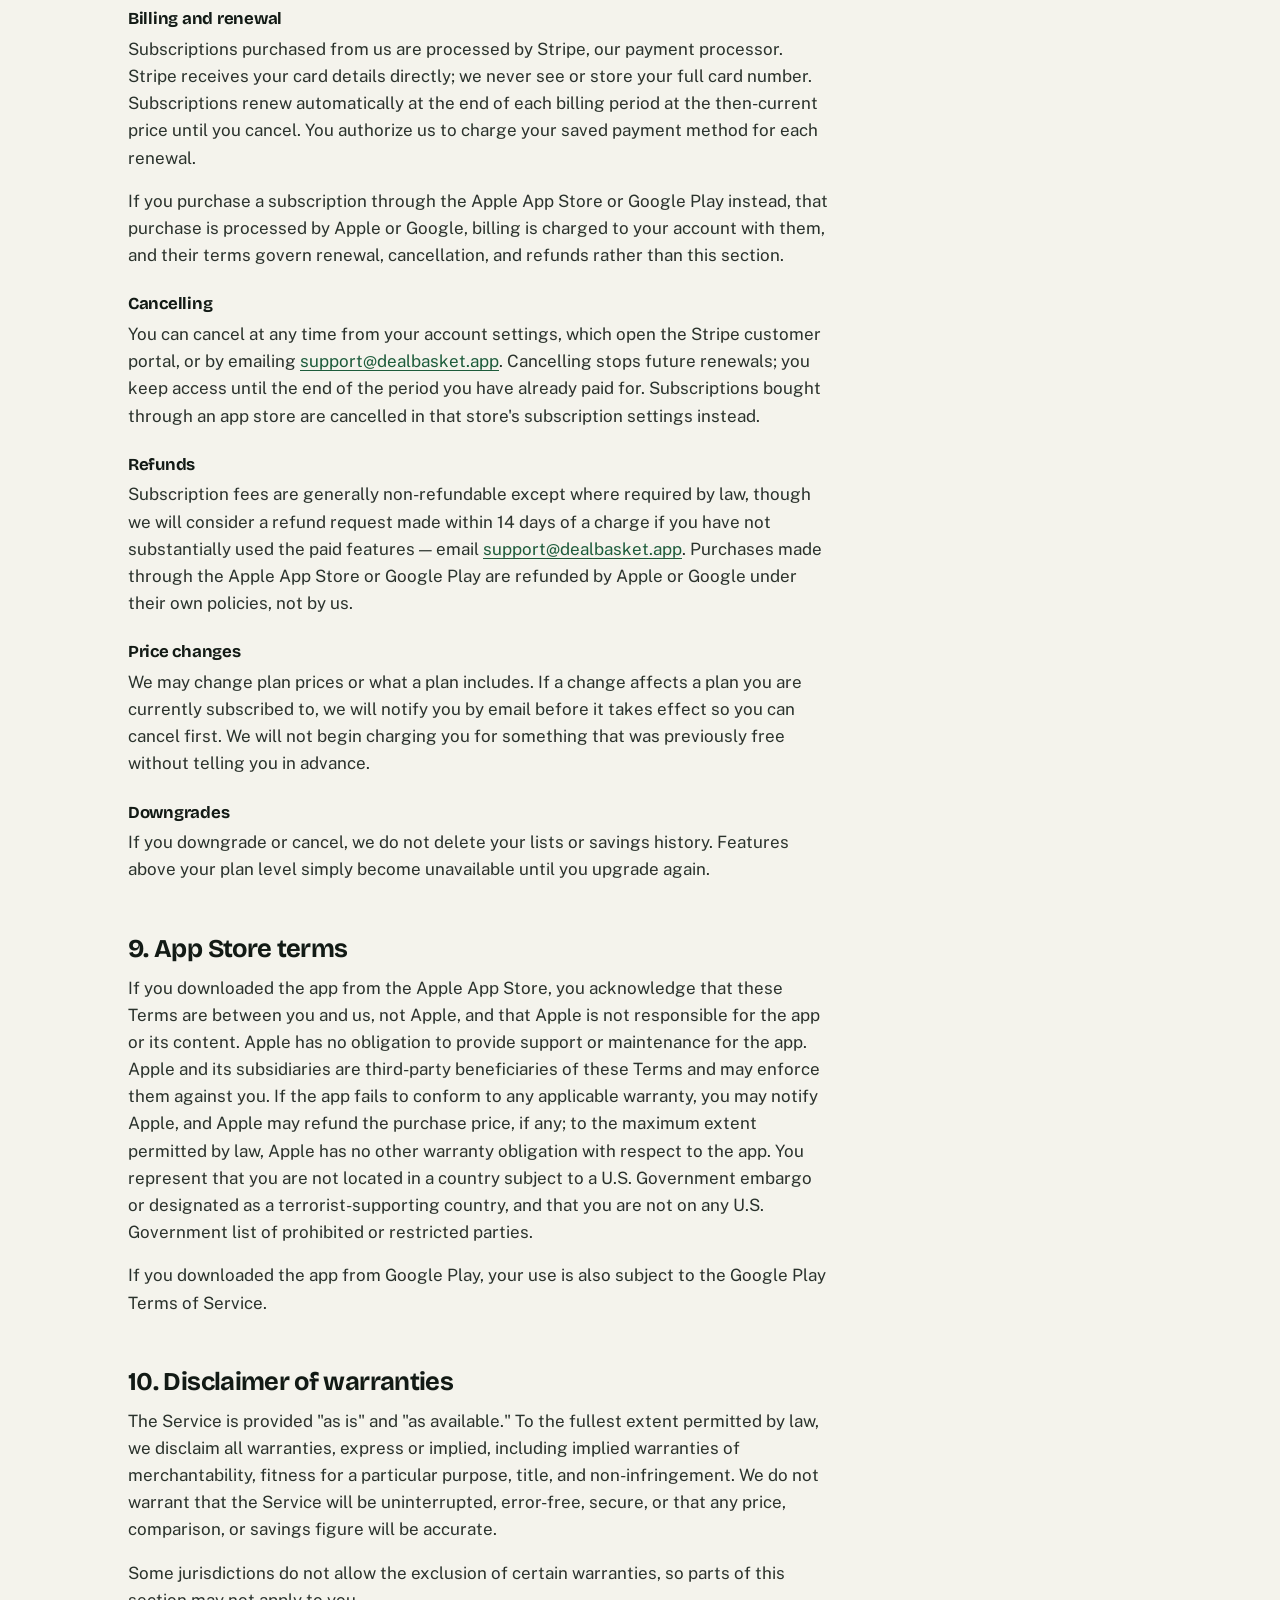
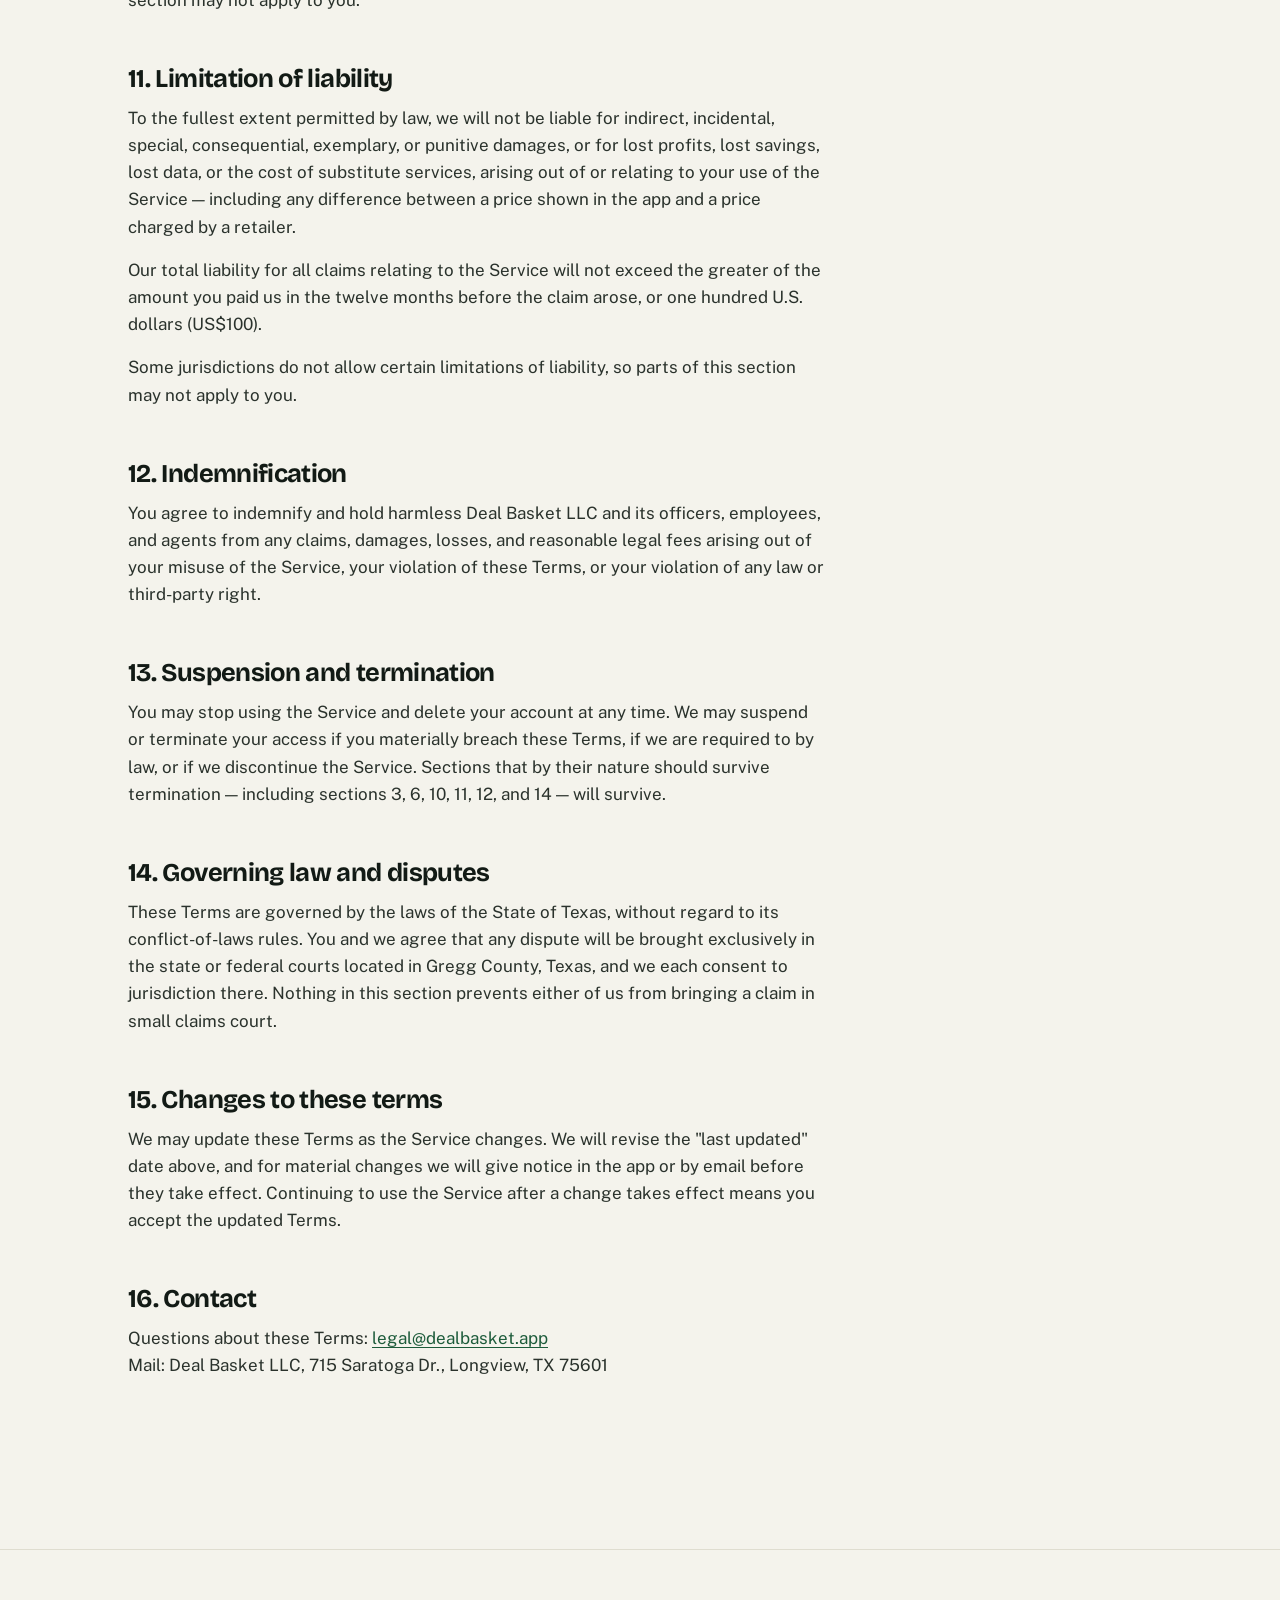
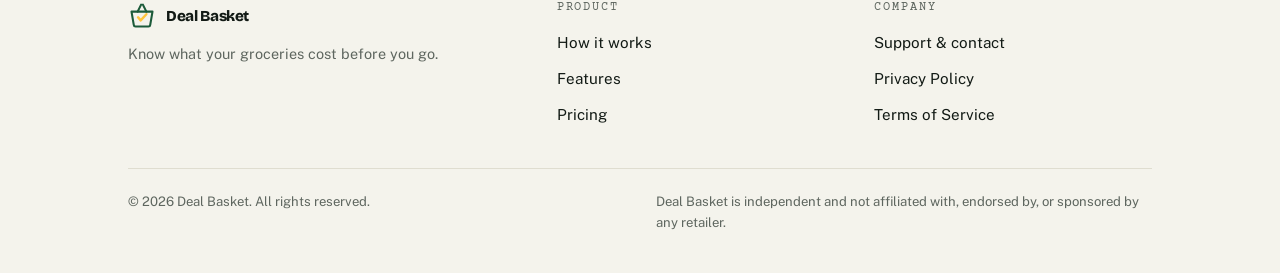
<file: terms.html>
<!DOCTYPE html>
<html lang="en">
<head>
<meta charset="utf-8">
<meta name="viewport" content="width=device-width, initial-scale=1">
<title>Terms of Service — Deal Basket</title>
<meta name="description" content="The terms that apply when you use the Deal Basket app and website.">
<link rel="canonical" href="https://dealbasket.app/terms.html">
<meta name="theme-color" content="#1C5B3A">
<link rel="icon" href="favicon.svg" type="image/svg+xml">
<link rel="preconnect" href="https://fonts.googleapis.com">
<link rel="preconnect" href="https://fonts.gstatic.com" crossorigin>
<link href="https://fonts.googleapis.com/css2?family=Bricolage+Grotesque:opsz,wght@12..96,600;12..96,700;12..96,800&family=Courier+Prime:wght@400;700&family=Public+Sans:wght@400;500;700&display=swap" rel="stylesheet">
<link rel="stylesheet" href="style.css">
</head>
<body>
<a class="skip" href="#main">Skip to content</a>

<header class="site-header">
  <div class="wrap header-inner">
    <a class="brand" href="index.html">
      <svg viewBox="0 0 32 32" aria-hidden="true">
        <path d="M4 11h24l-2.6 15.2a2 2 0 0 1-2 1.8H8.6a2 2 0 0 1-2-1.8L4 11Z" fill="none" stroke="#1C5B3A" stroke-width="2.4" stroke-linejoin="round"/>
        <path d="M11 11 15 3M21 11l-4-8" fill="none" stroke="#1C5B3A" stroke-width="2.4" stroke-linecap="round"/>
        <path d="M11.5 17.5 14.5 21l6.5-7" fill="none" stroke="#FFC53D" stroke-width="2.8" stroke-linecap="round" stroke-linejoin="round"/>
      </svg>
      Deal Basket
    </a>
    <button class="nav-toggle" id="navToggle" aria-expanded="false" aria-controls="nav">Menu</button>
    <nav class="nav" id="nav" aria-label="Main">
      <a href="index.html#how">How it works</a>
      <a href="index.html#features">Features</a>
      <a href="pricing.html">Pricing</a>
      <a href="contact.html">Support</a>
      <a class="btn btn-primary" href="index.html#early">Get early access</a>
    </nav>
  </div>
</header>

<main id="main" class="doc wrap">

  <div class="doc-head">
    <p class="eyebrow">Legal</p>
    <h1>Terms of Service</h1>
    <p class="updated">Effective August 7, 2026 &middot; Last updated August 7, 2026</p>
  </div>

  <div class="toc">
    <h4>Contents</h4>
    <ol>
      <li><a href="#accept">Accepting these terms</a></li>
      <li><a href="#service">What Deal Basket does</a></li>
      <li><a href="#prices">Prices are estimates</a></li>
      <li><a href="#accounts">Your account</a></li>
      <li><a href="#conduct">Acceptable use</a></li>
      <li><a href="#ip">Our content and yours</a></li>
      <li><a href="#retailers">Retailers and third parties</a></li>
      <li><a href="#paid">Paid features</a></li>
      <li><a href="#appstores">App Store terms</a></li>
      <li><a href="#warranty">Disclaimer of warranties</a></li>
      <li><a href="#liability">Limitation of liability</a></li>
      <li><a href="#indemnity">Indemnification</a></li>
      <li><a href="#termination">Suspension and termination</a></li>
      <li><a href="#law">Governing law and disputes</a></li>
      <li><a href="#changes">Changes to these terms</a></li>
      <li><a href="#contact">Contact</a></li>
    </ol>
  </div>

  <div class="doc-body">

    <h2 id="accept">1. Accepting these terms</h2>
    <p>These Terms of Service ("Terms") are an agreement between you and Deal Basket LLC ("Deal Basket," "we," or "us") covering your use of the Deal Basket mobile app, the dealbasket.app website, and related services (together, the "Service"). By downloading, accessing, or using the Service, you agree to these Terms. If you do not agree, do not use the Service.</p>
    <p>You must be at least 13 years old to use the Service. If you are under the age of majority where you live, you may use the Service only with the involvement of a parent or guardian who agrees to these Terms.</p>

    <h2 id="service">2. What Deal Basket does</h2>
    <p>Deal Basket helps you compare what a grocery list would cost at different stores, shows weekly deals, and tracks your savings over time.</p>

    <h2 id="prices">3. Prices are estimates</h2>
    <p>This is the most important thing to understand about the Service. Prices in Deal Basket come from publicly available sources and third-party data providers, and they change constantly. Prices in the app may be out of date, incomplete, or wrong. Product matches may be imperfect — a store brand we match to a national brand may differ in size, quality, or formulation.</p>
    <p><strong>The price you pay at the register is set by the retailer, not by us.</strong> Deal Basket does not guarantee that any price, promotion, discount, or availability shown in the app is accurate or currently offered, and we are not responsible for a difference between a price shown in the app and a price charged by a store. Treat our comparisons as a starting point for your own decision, not as a promise.</p>
    <p>Savings figures, including any estimate shown on our website or in the app, are illustrative projections based on assumptions we choose. They are not a prediction of what you personally will save.</p>

    <h2 id="accounts">4. Your account</h2>
    <p>Some features require an account. You agree to give accurate information, to keep your login credentials secure, and to tell us promptly at <a href="mailto:support@dealbasket.app">support@dealbasket.app</a> if you believe someone else has accessed your account. You are responsible for activity that happens under your account.</p>
    <p>You can delete your account at any time from Settings in the app. See our <a href="privacy.html">Privacy Policy</a> for what happens to your data when you do.</p>

    <h2 id="conduct">5. Acceptable use</h2>
    <p>When using the Service, you agree not to:</p>
    <ul>
      <li>Scrape, crawl, or bulk-extract pricing data, or use automated means to access the Service beyond normal app use;</li>
      <li>Resell, republish, or redistribute our price data or comparisons commercially without our written permission;</li>
      <li>Reverse engineer, decompile, or attempt to derive the source code of the app, except where that restriction is prohibited by law;</li>
      <li>Interfere with the Service's operation, probe it for vulnerabilities, or attempt to gain unauthorized access to any system or account;</li>
      <li>Use the Service to break any law, infringe anyone's rights, or transmit malware; or</li>
      <li>Misrepresent your identity or impersonate anyone.</li>
    </ul>

    <h2 id="ip">6. Our content and yours</h2>
    <p>The Service, including its software, design, text, logos, and the arrangement of its data, is owned by us or our licensors and is protected by intellectual property law. We grant you a personal, limited, non-exclusive, non-transferable, revocable license to use the Service for your own household shopping. All rights we do not expressly grant are reserved.</p>
    <p>Content you create — your lists, notes, and preferences — remains yours. You grant us a license to host, store, and process that content solely to operate and improve the Service, including the right to use de-identified and aggregated versions of it that do not identify you.</p>
    <p>If you send us feedback or suggestions, we may use them without obligation or compensation to you.</p>

    <h2 id="retailers">7. Retailers and third parties</h2>
    <p>Deal Basket is independent and is not affiliated with, endorsed by, or sponsored by any grocery retailer. Retailer names, logos, and trademarks referenced in the Service belong to their respective owners and are used only to identify stores and products. Any dealings you have with a retailer — including purchases, returns, delivery, and customer service — are between you and that retailer.</p>
    <p>The Service may link to or integrate with third-party services. We do not control them and are not responsible for their content, policies, or practices.</p>

    <h2 id="paid">8. Paid features</h2>
    <p>Deal Basket offers a free Basic plan and two paid subscription plans, Premium and Platinum. The free plan does not require payment information.</p>

    <h3>Billing and renewal</h3>
    <p>Subscriptions purchased from us are processed by Stripe, our payment processor. Stripe receives your card details directly; we never see or store your full card number. Subscriptions renew automatically at the end of each billing period at the then-current price until you cancel. You authorize us to charge your saved payment method for each renewal.</p>
    <p>If you purchase a subscription through the Apple App Store or Google Play instead, that purchase is processed by Apple or Google, billing is charged to your account with them, and their terms govern renewal, cancellation, and refunds rather than this section.</p>

    <h3>Cancelling</h3>
    <p>You can cancel at any time from your account settings, which open the Stripe customer portal, or by emailing <a href="mailto:support@dealbasket.app">support@dealbasket.app</a>. Cancelling stops future renewals; you keep access until the end of the period you have already paid for. Subscriptions bought through an app store are cancelled in that store's subscription settings instead.</p>

    <h3>Refunds</h3>
    <p>Subscription fees are generally non-refundable except where required by law, though we will consider a refund request made within 14 days of a charge if you have not substantially used the paid features — email <a href="mailto:support@dealbasket.app">support@dealbasket.app</a>. Purchases made through the Apple App Store or Google Play are refunded by Apple or Google under their own policies, not by us.</p>

    <h3>Price changes</h3>
    <p>We may change plan prices or what a plan includes. If a change affects a plan you are currently subscribed to, we will notify you by email before it takes effect so you can cancel first. We will not begin charging you for something that was previously free without telling you in advance.</p>

    <h3>Downgrades</h3>
    <p>If you downgrade or cancel, we do not delete your lists or savings history. Features above your plan level simply become unavailable until you upgrade again.</p>

    <h2 id="appstores">9. App Store terms</h2>
    <p>If you downloaded the app from the Apple App Store, you acknowledge that these Terms are between you and us, not Apple, and that Apple is not responsible for the app or its content. Apple has no obligation to provide support or maintenance for the app. Apple and its subsidiaries are third-party beneficiaries of these Terms and may enforce them against you. If the app fails to conform to any applicable warranty, you may notify Apple, and Apple may refund the purchase price, if any; to the maximum extent permitted by law, Apple has no other warranty obligation with respect to the app. You represent that you are not located in a country subject to a U.S. Government embargo or designated as a terrorist-supporting country, and that you are not on any U.S. Government list of prohibited or restricted parties.</p>
    <p>If you downloaded the app from Google Play, your use is also subject to the Google Play Terms of Service.</p>

    <h2 id="warranty">10. Disclaimer of warranties</h2>
    <p>The Service is provided "as is" and "as available." To the fullest extent permitted by law, we disclaim all warranties, express or implied, including implied warranties of merchantability, fitness for a particular purpose, title, and non-infringement. We do not warrant that the Service will be uninterrupted, error-free, secure, or that any price, comparison, or savings figure will be accurate.</p>
    <p>Some jurisdictions do not allow the exclusion of certain warranties, so parts of this section may not apply to you.</p>

    <h2 id="liability">11. Limitation of liability</h2>
    <p>To the fullest extent permitted by law, we will not be liable for indirect, incidental, special, consequential, exemplary, or punitive damages, or for lost profits, lost savings, lost data, or the cost of substitute services, arising out of or relating to your use of the Service — including any difference between a price shown in the app and a price charged by a retailer.</p>
    <p>Our total liability for all claims relating to the Service will not exceed the greater of the amount you paid us in the twelve months before the claim arose, or one hundred U.S. dollars (US$100).</p>
    <p>Some jurisdictions do not allow certain limitations of liability, so parts of this section may not apply to you.</p>

    <h2 id="indemnity">12. Indemnification</h2>
    <p>You agree to indemnify and hold harmless Deal Basket LLC and its officers, employees, and agents from any claims, damages, losses, and reasonable legal fees arising out of your misuse of the Service, your violation of these Terms, or your violation of any law or third-party right.</p>

    <h2 id="termination">13. Suspension and termination</h2>
    <p>You may stop using the Service and delete your account at any time. We may suspend or terminate your access if you materially breach these Terms, if we are required to by law, or if we discontinue the Service. Sections that by their nature should survive termination — including sections 3, 6, 10, 11, 12, and 14 — will survive.</p>

    <h2 id="law">14. Governing law and disputes</h2>
    <p>These Terms are governed by the laws of the State of Texas, without regard to its conflict-of-laws rules. You and we agree that any dispute will be brought exclusively in the state or federal courts located in Gregg County, Texas, and we each consent to jurisdiction there. Nothing in this section prevents either of us from bringing a claim in small claims court.</p>

    <h2 id="changes">15. Changes to these terms</h2>
    <p>We may update these Terms as the Service changes. We will revise the "last updated" date above, and for material changes we will give notice in the app or by email before they take effect. Continuing to use the Service after a change takes effect means you accept the updated Terms.</p>

    <h2 id="contact">16. Contact</h2>
    <p>Questions about these Terms: <a href="mailto:legal@dealbasket.app">legal@dealbasket.app</a><br>
    Mail: Deal Basket LLC, 715 Saratoga Dr., Longview, TX 75601</p>
  </div>
</main>

<footer class="site-footer">
  <div class="wrap">
    <div class="footer-grid">
      <div>
        <a class="brand" href="index.html" style="margin-bottom:12px">
          <svg viewBox="0 0 32 32" aria-hidden="true">
            <path d="M4 11h24l-2.6 15.2a2 2 0 0 1-2 1.8H8.6a2 2 0 0 1-2-1.8L4 11Z" fill="none" stroke="#1C5B3A" stroke-width="2.4" stroke-linejoin="round"/>
            <path d="M11 11 15 3M21 11l-4-8" fill="none" stroke="#1C5B3A" stroke-width="2.4" stroke-linecap="round"/>
            <path d="M11.5 17.5 14.5 21l6.5-7" fill="none" stroke="#FFC53D" stroke-width="2.8" stroke-linecap="round" stroke-linejoin="round"/>
          </svg>
          Deal Basket
        </a>
        <p class="disclaimer" style="font-size:.9rem;color:var(--muted)">Know what your groceries cost before you go.</p>
      </div>
      <div>
        <h4>Product</h4>
        <ul>
          <li><a href="index.html#how">How it works</a></li>
          <li><a href="index.html#features">Features</a></li>
          <li><a href="pricing.html">Pricing</a></li>
        </ul>
      </div>
      <div>
        <h4>Company</h4>
        <ul>
          <li><a href="contact.html">Support &amp; contact</a></li>
          <li><a href="privacy.html">Privacy Policy</a></li>
          <li><a href="terms.html">Terms of Service</a></li>
        </ul>
      </div>
    </div>
    <div class="footer-bottom">
      <p>&copy; <span id="year">2026</span> Deal Basket. All rights reserved.</p>
      <p class="disclaimer">Deal Basket is independent and not affiliated with, endorsed by, or sponsored by any retailer.</p>
    </div>
  </div>
</footer>

<script>
(function () {
  var toggle = document.getElementById("navToggle");
  var nav = document.getElementById("nav");
  if (toggle && nav) {
    toggle.addEventListener("click", function () {
      var open = nav.classList.toggle("open");
      toggle.setAttribute("aria-expanded", String(open));
      toggle.textContent = open ? "Close" : "Menu";
    });
  }
  document.getElementById("year").textContent = new Date().getFullYear();
})();
</script>
</body>
</html>
</file>
<file: style.css>
/* ==========================================================================
   Deal Basket — style.css
   Palette: shelf green + receipt paper + price-tag yellow
   Type: Bricolage Grotesque (display) / Public Sans (body) / Courier Prime (data)
   ========================================================================== */

/* --- Reset ---------------------------------------------------------------- */
*, *::before, *::after { box-sizing: border-box; }
* { margin: 0; }
html { -webkit-text-size-adjust: 100%; scroll-behavior: smooth; }
img, svg { display: block; max-width: 100%; }
button, input, select { font: inherit; color: inherit; }

/* --- Tokens --------------------------------------------------------------- */
:root {
  --ink:      #121A15;
  --basil:    #1C5B3A;
  --basil-2:  #0F3B25;
  --sprout:   #8ED45B;
  --tag:      #FFC53D;
  --save:     #C0392B;
  --paper:    #F4F3EC;
  --card:     #FFFFFF;
  --rule:     #DFDDD0;
  --muted:    #5E665F;

  --display: "Bricolage Grotesque", "Helvetica Neue", Arial, sans-serif;
  --body:    "Public Sans", -apple-system, BlinkMacSystemFont, "Segoe UI", Roboto, sans-serif;
  --data:    "Courier Prime", ui-monospace, "SF Mono", Menlo, monospace;

  --wrap: 1120px;
  --gutter: clamp(20px, 5vw, 48px);
  --radius: 14px;
  --shadow: 0 1px 2px rgba(18,26,21,.06), 0 12px 32px -12px rgba(18,26,21,.18);
}

/* --- Base ----------------------------------------------------------------- */
body {
  font-family: var(--body);
  font-size: 17px;
  line-height: 1.6;
  color: var(--ink);
  background: var(--paper);
  -webkit-font-smoothing: antialiased;
}

h1, h2, h3, h4 {
  font-family: var(--display);
  font-weight: 700;
  line-height: 1.05;
  letter-spacing: -0.025em;
}
h1 { font-size: clamp(2.4rem, 6.2vw, 4.1rem); }
h2 { font-size: clamp(1.9rem, 4vw, 2.7rem); }
h3 { font-size: clamp(1.15rem, 2vw, 1.35rem); letter-spacing: -0.015em; }

a { color: var(--basil); text-decoration-thickness: 1px; text-underline-offset: 3px; }
a:hover { color: var(--basil-2); }

:focus-visible {
  outline: 3px solid var(--basil);
  outline-offset: 3px;
  border-radius: 4px;
}

.wrap { width: 100%; max-width: var(--wrap); margin-inline: auto; padding-inline: var(--gutter); }

.skip {
  position: absolute; left: -9999px; top: 0; z-index: 100;
  background: var(--ink); color: #fff; padding: 12px 18px; border-radius: 0 0 8px 0;
}
.skip:focus { left: 0; }

/* Eyebrow label — used to name a section, not to decorate it */
.eyebrow {
  font-family: var(--data);
  font-size: .75rem;
  letter-spacing: .16em;
  text-transform: uppercase;
  color: var(--muted);
  margin-bottom: 14px;
}

.lede { font-size: clamp(1.05rem, 1.8vw, 1.2rem); color: var(--muted); max-width: 58ch; }

/* --- Buttons -------------------------------------------------------------- */
.btn {
  display: inline-flex; align-items: center; justify-content: center; gap: 10px;
  padding: 14px 24px;
  border: 1.5px solid transparent;
  border-radius: 100px;
  font-family: var(--body);
  font-weight: 700;
  font-size: .97rem;
  text-decoration: none;
  cursor: pointer;
  transition: transform .12s ease, background-color .18s ease, border-color .18s ease;
}
.btn:active { transform: translateY(1px); }
.btn-primary { background: var(--basil); color: #fff; }
.btn-primary:hover { background: var(--basil-2); color: #fff; }
.btn-ghost { background: transparent; color: var(--ink); border-color: var(--rule); }
.btn-ghost:hover { border-color: var(--ink); color: var(--ink); }
.btn-light { background: var(--tag); color: var(--ink); }
.btn-light:hover { background: #ffd469; color: var(--ink); }

/* --- Header --------------------------------------------------------------- */
.site-header {
  position: sticky; top: 0; z-index: 50;
  background: rgba(244,243,236,.88);
  backdrop-filter: blur(10px);
  border-bottom: 1px solid var(--rule);
}
.header-inner {
  display: flex; align-items: center; justify-content: space-between;
  gap: 20px; min-height: 68px;
}
.brand {
  display: inline-flex; align-items: center; gap: 10px;
  font-family: var(--display); font-weight: 800; font-size: 1.15rem;
  letter-spacing: -0.03em; color: var(--ink); text-decoration: none;
}
.brand:hover { color: var(--ink); }
.brand svg { width: 28px; height: 28px; }

.nav { display: flex; align-items: center; gap: 28px; }
.nav a {
  color: var(--ink); text-decoration: none; font-size: .95rem; font-weight: 500;
  padding: 6px 0; border-bottom: 2px solid transparent;
}
.nav a:hover { border-bottom-color: var(--basil); }
.nav a[aria-current="page"] { border-bottom-color: var(--basil); font-weight: 700; }
.nav .btn { padding: 10px 18px; }

.nav-toggle {
  display: none;
  background: none; border: 1.5px solid var(--rule); border-radius: 10px;
  padding: 9px 12px; cursor: pointer; font-size: .9rem; font-weight: 600;
}

/* --- Sections ------------------------------------------------------------- */
.section { padding-block: clamp(64px, 9vw, 108px); }
.section-tight { padding-block: clamp(44px, 6vw, 72px); }
.section-head { max-width: 62ch; margin-bottom: clamp(32px, 4vw, 52px); }

.rule-top { border-top: 1px solid var(--rule); }

/* --- Hero ----------------------------------------------------------------- */
.hero { padding-top: clamp(48px, 7vw, 88px); padding-bottom: clamp(56px, 8vw, 96px); }
.hero-grid {
  display: grid; gap: clamp(40px, 6vw, 72px);
  grid-template-columns: minmax(0, 1.05fr) minmax(0, .95fr);
  align-items: center;
}
.hero h1 { margin-bottom: 22px; }
.hero h1 .num { color: var(--basil); font-variant-numeric: tabular-nums; }
.hero h1 .num-high { color: var(--save); }
.hero-actions { display: flex; flex-wrap: wrap; gap: 12px; margin-top: 30px; }
.hero-note {
  margin-top: 18px; font-family: var(--data); font-size: .8rem; color: var(--muted);
}

/* --- Receipt (signature element) ------------------------------------------ */
.receipt {
  background: var(--card);
  border-radius: 4px;
  box-shadow: var(--shadow);
  padding: 26px 26px 20px;
  font-family: var(--data);
  font-size: .93rem;
  transform: rotate(-1.1deg);
  max-width: 420px;
  margin-inline: auto;
}
.receipt-head { text-align: center; padding-bottom: 16px; }
.receipt-head strong {
  display: block; font-family: var(--data); font-weight: 700;
  letter-spacing: .22em; text-transform: uppercase; font-size: .82rem;
}
.receipt-head span { font-size: .74rem; color: var(--muted); letter-spacing: .06em; }

.perf { border: 0; border-top: 1.5px dashed var(--rule); margin: 14px 0; }

.store-tabs {
  display: grid; grid-template-columns: repeat(2, 1fr); gap: 6px;
  margin-bottom: 4px;
}
.store-tab {
  background: var(--paper); border: 1.5px solid transparent; border-radius: 6px;
  padding: 8px 6px; cursor: pointer;
  font-family: var(--data); font-size: .74rem; letter-spacing: .04em;
  text-align: center; color: var(--muted);
  transition: background-color .15s ease, color .15s ease, border-color .15s ease;
}
.store-tab:hover { border-color: var(--rule); }
.store-tab[aria-selected="true"] { background: var(--ink); color: #fff; }

.line {
  display: flex; align-items: baseline; gap: 6px;
  padding: 5px 0;
}
.line .item { white-space: nowrap; overflow: hidden; text-overflow: ellipsis; }
.line .dots {
  flex: 1; border-bottom: 1px dotted var(--rule); transform: translateY(-4px); min-width: 12px;
}
.line .price { font-variant-numeric: tabular-nums; white-space: nowrap; }
.line .from {
  font-size: .68rem; color: var(--basil); letter-spacing: .08em;
  border: 1px solid var(--rule); border-radius: 3px; padding: 0 4px;
}

.total-line { display: flex; justify-content: space-between; align-items: baseline; padding: 4px 0; }
.total-line.grand { font-size: 1.5rem; font-weight: 700; letter-spacing: -0.02em; }
.total-line.grand .amount { font-variant-numeric: tabular-nums; }
.total-line .label { letter-spacing: .1em; text-transform: uppercase; font-size: .74rem; color: var(--muted); }

.saved {
  background: var(--tag); color: var(--ink);
  border-radius: 4px; padding: 9px 12px; margin-top: 12px;
  display: flex; justify-content: space-between; align-items: baseline;
  font-size: .82rem; letter-spacing: .04em;
}
.saved strong { font-variant-numeric: tabular-nums; font-size: 1rem; }

.barcode {
  height: 40px; margin-top: 18px;
  background: repeating-linear-gradient(90deg,
    var(--ink) 0 2px, transparent 2px 5px,
    var(--ink) 5px 6px, transparent 6px 8px,
    var(--ink) 8px 11px, transparent 11px 13px);
  opacity: .82;
}
.barcode-num {
  text-align: center; font-size: .68rem; letter-spacing: .35em; color: var(--muted);
  margin-top: 6px;
}

/* --- Steps (a real sequence, so it is numbered) --------------------------- */
.steps { display: grid; gap: 2px; background: var(--rule); border-radius: var(--radius); overflow: hidden; }
.step { background: var(--paper); padding: clamp(24px, 3vw, 34px); }
.step .n {
  font-family: var(--data); font-size: .8rem; letter-spacing: .2em;
  color: var(--basil); display: block; margin-bottom: 14px;
}
.step h3 { margin-bottom: 8px; }
.step p { color: var(--muted); font-size: .97rem; }

/* --- Features ------------------------------------------------------------- */
.features { display: grid; gap: 18px; grid-template-columns: repeat(3, minmax(0, 1fr)); }
.feature {
  background: var(--card); border: 1px solid var(--rule); border-radius: var(--radius);
  padding: 26px 24px;
}
.feature h3 { margin-bottom: 8px; }
.feature p { color: var(--muted); font-size: .95rem; }
.feature .chip {
  display: inline-block; font-family: var(--data); font-size: .68rem;
  letter-spacing: .14em; text-transform: uppercase; color: var(--basil);
  background: rgba(28,91,58,.08); border-radius: 100px; padding: 4px 10px; margin-bottom: 14px;
}

/* --- Calculator ----------------------------------------------------------- */
.calc {
  background: var(--basil-2); color: #fff; border-radius: var(--radius);
  padding: clamp(28px, 4.5vw, 52px);
  display: grid; grid-template-columns: minmax(0, 1fr) minmax(0, 1fr);
  gap: clamp(28px, 4vw, 56px); align-items: center;
}
.calc h2 { color: #fff; margin-bottom: 12px; }
.calc p { color: rgba(255,255,255,.74); font-size: .97rem; }
.calc label {
  display: block; font-family: var(--data); font-size: .76rem;
  letter-spacing: .14em; text-transform: uppercase; color: rgba(255,255,255,.7);
  margin-bottom: 14px;
}
.calc input[type="range"] {
  width: 100%; accent-color: var(--tag); height: 28px; cursor: pointer;
}
.calc-spend {
  font-family: var(--display); font-size: 2.1rem; font-weight: 700;
  font-variant-numeric: tabular-nums; letter-spacing: -0.03em; color: var(--tag);
}
.calc-out { display: flex; gap: 32px; margin-top: 26px; flex-wrap: wrap; }
.calc-out div span {
  display: block; font-family: var(--data); font-size: .72rem;
  letter-spacing: .14em; text-transform: uppercase; color: rgba(255,255,255,.6);
}
.calc-out div strong {
  font-family: var(--display); font-size: 2rem; font-weight: 700;
  font-variant-numeric: tabular-nums; letter-spacing: -0.03em;
}
.calc-fine { margin-top: 22px; font-size: .8rem; color: rgba(255,255,255,.55); max-width: 46ch; }

/* --- FAQ ------------------------------------------------------------------ */
.faq { border-top: 1px solid var(--rule); }
.faq details { border-bottom: 1px solid var(--rule); }
.faq summary {
  cursor: pointer; list-style: none; padding: 22px 40px 22px 0; position: relative;
  font-family: var(--display); font-weight: 600; font-size: 1.08rem; letter-spacing: -0.015em;
}
.faq summary::-webkit-details-marker { display: none; }
.faq summary::after {
  content: "+"; position: absolute; right: 4px; top: 50%; transform: translateY(-50%);
  font-family: var(--data); font-size: 1.4rem; color: var(--basil); line-height: 1;
}
.faq details[open] summary::after { content: "–"; }
.faq details p { padding-bottom: 22px; color: var(--muted); max-width: 68ch; }

/* --- CTA band ------------------------------------------------------------- */
.cta-band {
  background: var(--ink); color: #fff; border-radius: var(--radius);
  padding: clamp(32px, 5vw, 60px); text-align: center;
}
.cta-band h2 { color: #fff; margin-bottom: 14px; }
.cta-band p { color: rgba(255,255,255,.72); max-width: 52ch; margin-inline: auto; }
.cta-band .btn { margin-top: 26px; }

/* --- Footer --------------------------------------------------------------- */
.site-footer {
  border-top: 1px solid var(--rule);
  padding-block: 52px 40px;
  margin-top: clamp(40px, 6vw, 80px);
}
.footer-grid {
  display: grid; grid-template-columns: 1.4fr 1fr 1fr; gap: 40px; margin-bottom: 40px;
}
.footer-grid h4 {
  font-family: var(--data); font-size: .74rem; letter-spacing: .16em;
  text-transform: uppercase; color: var(--muted); font-weight: 400; margin-bottom: 14px;
}
.footer-grid ul { list-style: none; padding: 0; display: grid; gap: 9px; }
.footer-grid a { color: var(--ink); text-decoration: none; font-size: .95rem; }
.footer-grid a:hover { text-decoration: underline; }
.footer-bottom {
  border-top: 1px solid var(--rule); padding-top: 22px;
  display: flex; justify-content: space-between; gap: 20px; flex-wrap: wrap;
  font-size: .82rem; color: var(--muted);
}
.disclaimer { max-width: 62ch; }

/* --- Document pages (privacy / terms) ------------------------------------- */
.doc { padding-block: clamp(48px, 6vw, 80px); }
.doc-head { border-bottom: 1px solid var(--rule); padding-bottom: 28px; margin-bottom: 44px; }
.doc-head p.updated { font-family: var(--data); font-size: .8rem; color: var(--muted); margin-top: 12px; }
.doc-body { max-width: 70ch; }
.doc-body h2 {
  font-size: clamp(1.3rem, 2.4vw, 1.6rem); margin-top: 44px; margin-bottom: 12px;
  padding-top: 8px;
}
.doc-body h2:first-child { margin-top: 0; }
.doc-body h3 { margin-top: 26px; margin-bottom: 8px; font-size: 1.05rem; }
.doc-body p { margin-bottom: 16px; color: #2A322C; }
.doc-body ul { margin: 0 0 18px 0; padding-left: 22px; color: #2A322C; }
.doc-body li { margin-bottom: 8px; }
.toc {
  background: var(--card); border: 1px solid var(--rule); border-radius: var(--radius);
  padding: 22px 26px; margin-bottom: 40px;
}
.toc h4 {
  font-family: var(--data); font-size: .74rem; letter-spacing: .16em; text-transform: uppercase;
  color: var(--muted); font-weight: 400; margin-bottom: 12px;
}
.toc ol { margin: 0; padding-left: 20px; columns: 2; column-gap: 32px; }
.toc li { margin-bottom: 6px; font-size: .93rem; }
.placeholder {
  background: var(--tag); border-radius: 3px; padding: 0 5px;
  font-family: var(--data); font-size: .88em;
}
.callout {
  background: var(--card); border-left: 3px solid var(--basil);
  padding: 18px 22px; border-radius: 0 8px 8px 0; margin-bottom: 28px;
}
.callout p:last-child { margin-bottom: 0; }

/* --- Contact / support ---------------------------------------------------- */
.contact-grid { display: grid; grid-template-columns: 1.1fr .9fr; gap: clamp(32px, 5vw, 64px); align-items: start; }
.contact-card {
  background: var(--card); border: 1px solid var(--rule); border-radius: var(--radius);
  padding: 28px;
}
.contact-card + .contact-card { margin-top: 18px; }
.contact-card h3 { margin-bottom: 8px; }
.contact-card p { color: var(--muted); font-size: .95rem; margin-bottom: 14px; }
.contact-card a.email {
  font-family: var(--data); font-size: 1rem; font-weight: 700;
  color: var(--basil); word-break: break-all;
}
.response-time {
  font-family: var(--data); font-size: .76rem; letter-spacing: .1em;
  text-transform: uppercase; color: var(--muted);
}

/* --- 404 ------------------------------------------------------------------ */
.notfound { text-align: center; padding-block: clamp(72px, 12vw, 140px); }
.notfound .code {
  font-family: var(--data); font-size: .82rem; letter-spacing: .3em;
  color: var(--muted); margin-bottom: 20px;
}
.notfound h1 { margin-bottom: 18px; }
.notfound p { margin-inline: auto; }
.notfound .hero-actions { justify-content: center; }

/* --- Scroll reveal -------------------------------------------------------- */
.reveal { opacity: 0; transform: translateY(16px); transition: opacity .55s ease, transform .55s ease; }
.reveal.shown { opacity: 1; transform: none; }

/* --- Responsive ----------------------------------------------------------- */
@media (max-width: 900px) {
  .hero-grid { grid-template-columns: 1fr; }
  .receipt { transform: none; margin-top: 8px; }
  .features { grid-template-columns: repeat(2, minmax(0, 1fr)); }
  .calc { grid-template-columns: 1fr; }
  .contact-grid { grid-template-columns: 1fr; }
  .footer-grid { grid-template-columns: 1fr 1fr; }
}

@media (max-width: 720px) {
  .nav-toggle { display: inline-flex; }
  .nav {
    display: none; position: absolute; left: 0; right: 0; top: 100%;
    flex-direction: column; align-items: stretch; gap: 0;
    background: var(--paper); border-bottom: 1px solid var(--rule);
    padding: 8px var(--gutter) 20px;
  }
  .nav.open { display: flex; }
  .nav a { padding: 14px 0; border-bottom: 1px solid var(--rule); }
  .nav a:hover { border-bottom-color: var(--rule); }
  .nav .btn { margin-top: 14px; border-bottom: 0; }
  .site-header { position: relative; }
  .header-inner { position: relative; }
  .features { grid-template-columns: 1fr; }
  .toc ol { columns: 1; }
  .footer-grid { grid-template-columns: 1fr; gap: 28px; }
  .calc-out { gap: 24px; }
}

@media (prefers-reduced-motion: reduce) {
  html { scroll-behavior: auto; }
  *, *::before, *::after {
    animation-duration: .001ms !important;
    transition-duration: .001ms !important;
  }
  .reveal { opacity: 1; transform: none; }
}

/* --- Pricing --------------------------------------------------------------- */
.billing-toggle {
  display: inline-flex; align-items: center; gap: 4px;
  background: var(--card); border: 1px solid var(--rule); border-radius: 100px;
  padding: 4px; margin-bottom: 40px;
}
.billing-toggle button {
  border: 0; background: transparent; border-radius: 100px;
  padding: 9px 20px; cursor: pointer;
  font-family: var(--body); font-weight: 600; font-size: .92rem; color: var(--muted);
  transition: background-color .15s ease, color .15s ease;
}
.billing-toggle button[aria-pressed="true"] { background: var(--ink); color: #fff; }
.billing-toggle .save-flag {
  font-family: var(--data); font-size: .68rem; letter-spacing: .1em;
  background: var(--tag); color: var(--ink); border-radius: 100px;
  padding: 2px 8px; margin-left: 6px;
}

.tiers { display: grid; grid-template-columns: repeat(3, minmax(0,1fr)); gap: 20px; align-items: start; }
.tier {
  background: var(--card); border: 1px solid var(--rule); border-radius: var(--radius);
  padding: 30px 26px; position: relative; display: flex; flex-direction: column; height: 100%;
}
.tier.featured { border: 2px solid var(--basil); box-shadow: var(--shadow); }
.tier .flag {
  position: absolute; top: -12px; left: 26px;
  background: var(--basil); color: #fff; border-radius: 100px;
  font-family: var(--data); font-size: .68rem; letter-spacing: .14em;
  text-transform: uppercase; padding: 4px 12px;
}
.tier h3 { margin-bottom: 6px; }
.tier .tier-for { color: var(--muted); font-size: .9rem; min-height: 42px; margin-bottom: 18px; }
.tier .price {
  font-family: var(--display); font-weight: 700; letter-spacing: -0.035em;
  font-size: 2.6rem; line-height: 1; font-variant-numeric: tabular-nums;
}
.tier .price .per { font-family: var(--body); font-size: .95rem; font-weight: 500; color: var(--muted); letter-spacing: 0; }
.tier .billed {
  font-family: var(--data); font-size: .76rem; color: var(--muted);
  margin-top: 8px; min-height: 20px;
}
.tier .btn { width: 100%; margin: 22px 0 24px; }
.tier ul { list-style: none; padding: 0; display: grid; gap: 11px; margin: 0; }
.tier li { display: flex; gap: 10px; font-size: .94rem; line-height: 1.45; }
.tier li::before {
  content: "✓"; color: var(--basil); font-weight: 700; flex-shrink: 0;
}
.tier .inherits {
  font-size: .88rem; color: var(--muted); font-style: italic;
  padding-bottom: 12px; margin-bottom: 2px; border-bottom: 1px dashed var(--rule);
}
@media (max-width: 900px) { .tiers { grid-template-columns: 1fr; } .tier .tier-for { min-height: 0; } }

/* ---- Subscribe flow (premium.html) ---------------------------------------
   Added 2026-08-19 with the web checkout. dealbasket.app is the only purchase
   surface: the app reads entitlement and cannot start a payment. */
.checkout { max-width: 46ch; margin: 0 0 28px; }
.checkout fieldset { border: 1px solid var(--line, #E3E0D8); border-radius: 10px; padding: 16px 18px 20px; margin: 0 0 20px; }
.checkout legend { font-weight: 700; padding: 0 6px; }
.checkout label { display: block; margin: 12px 0 6px; font-weight: 500; }
.checkout input,
.checkout select {
  width: 100%;
  padding: 10px 12px;
  font: inherit;
  border: 1px solid var(--line, #E3E0D8);
  border-radius: 8px;
  background: #fff;
}
.checkout input:focus-visible,
.checkout select:focus-visible { outline: 3px solid var(--accent, #FFC53D); outline-offset: 1px; }
.checkout button { width: 100%; margin-top: 4px; }
.fine { font-size: 14px; opacity: 0.8; max-width: 60ch; }
.error {
  margin: 0 0 16px;
  padding: 10px 12px;
  border-radius: 8px;
  border: 1px solid #B3261E;
  color: #B3261E;
  background: #FDECEA;
}
</file>
